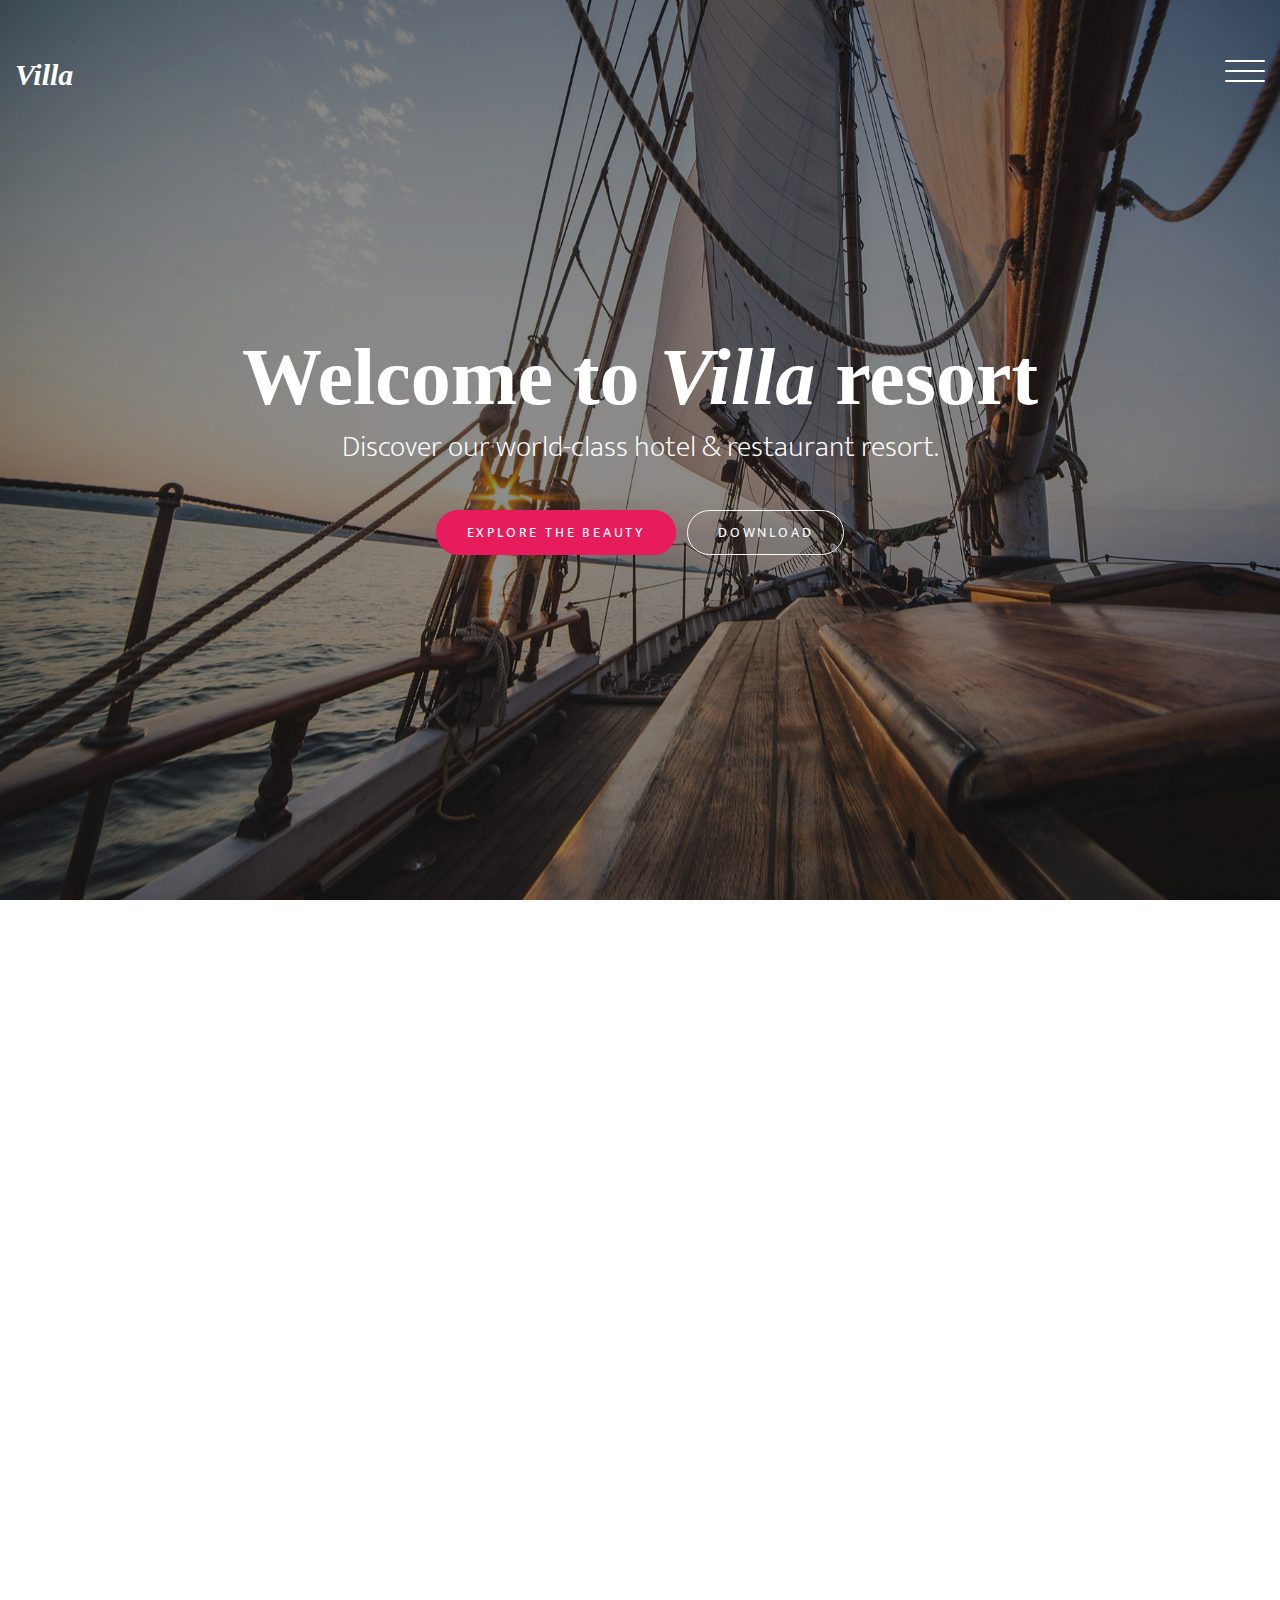
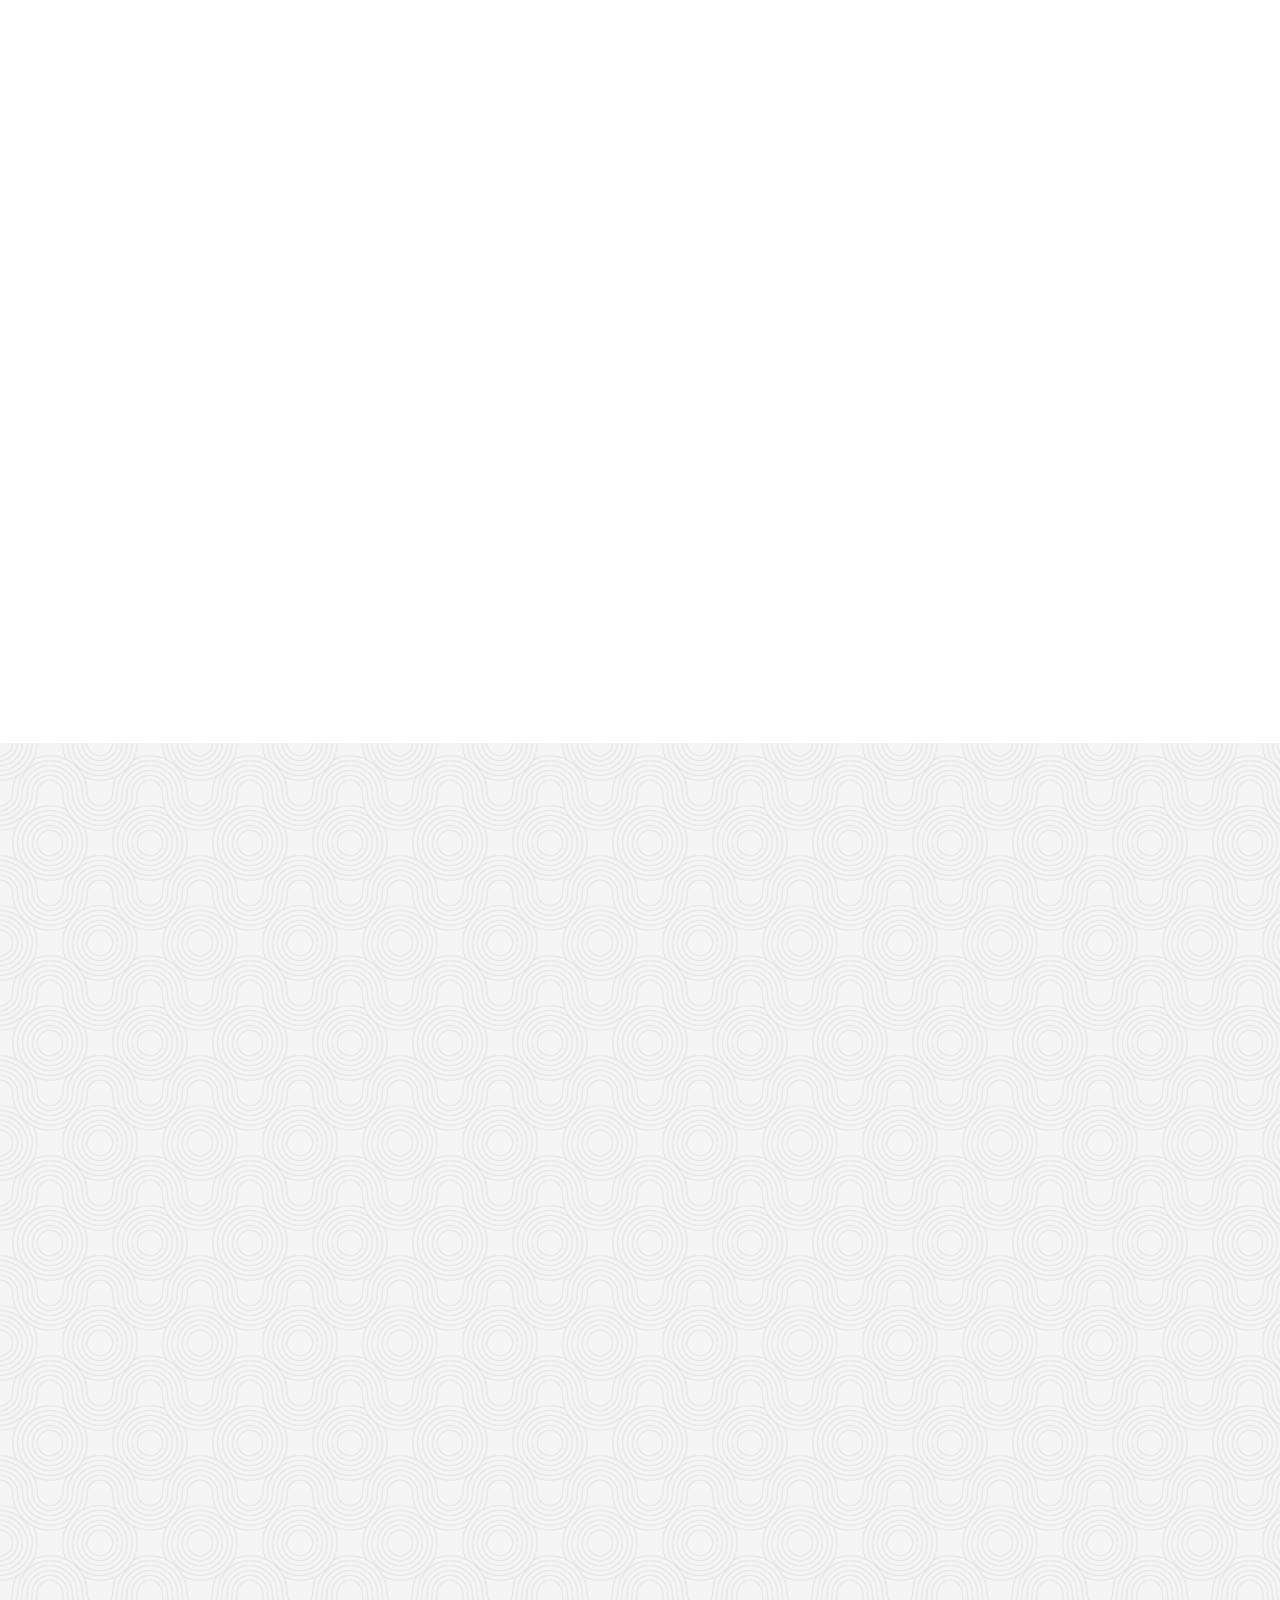
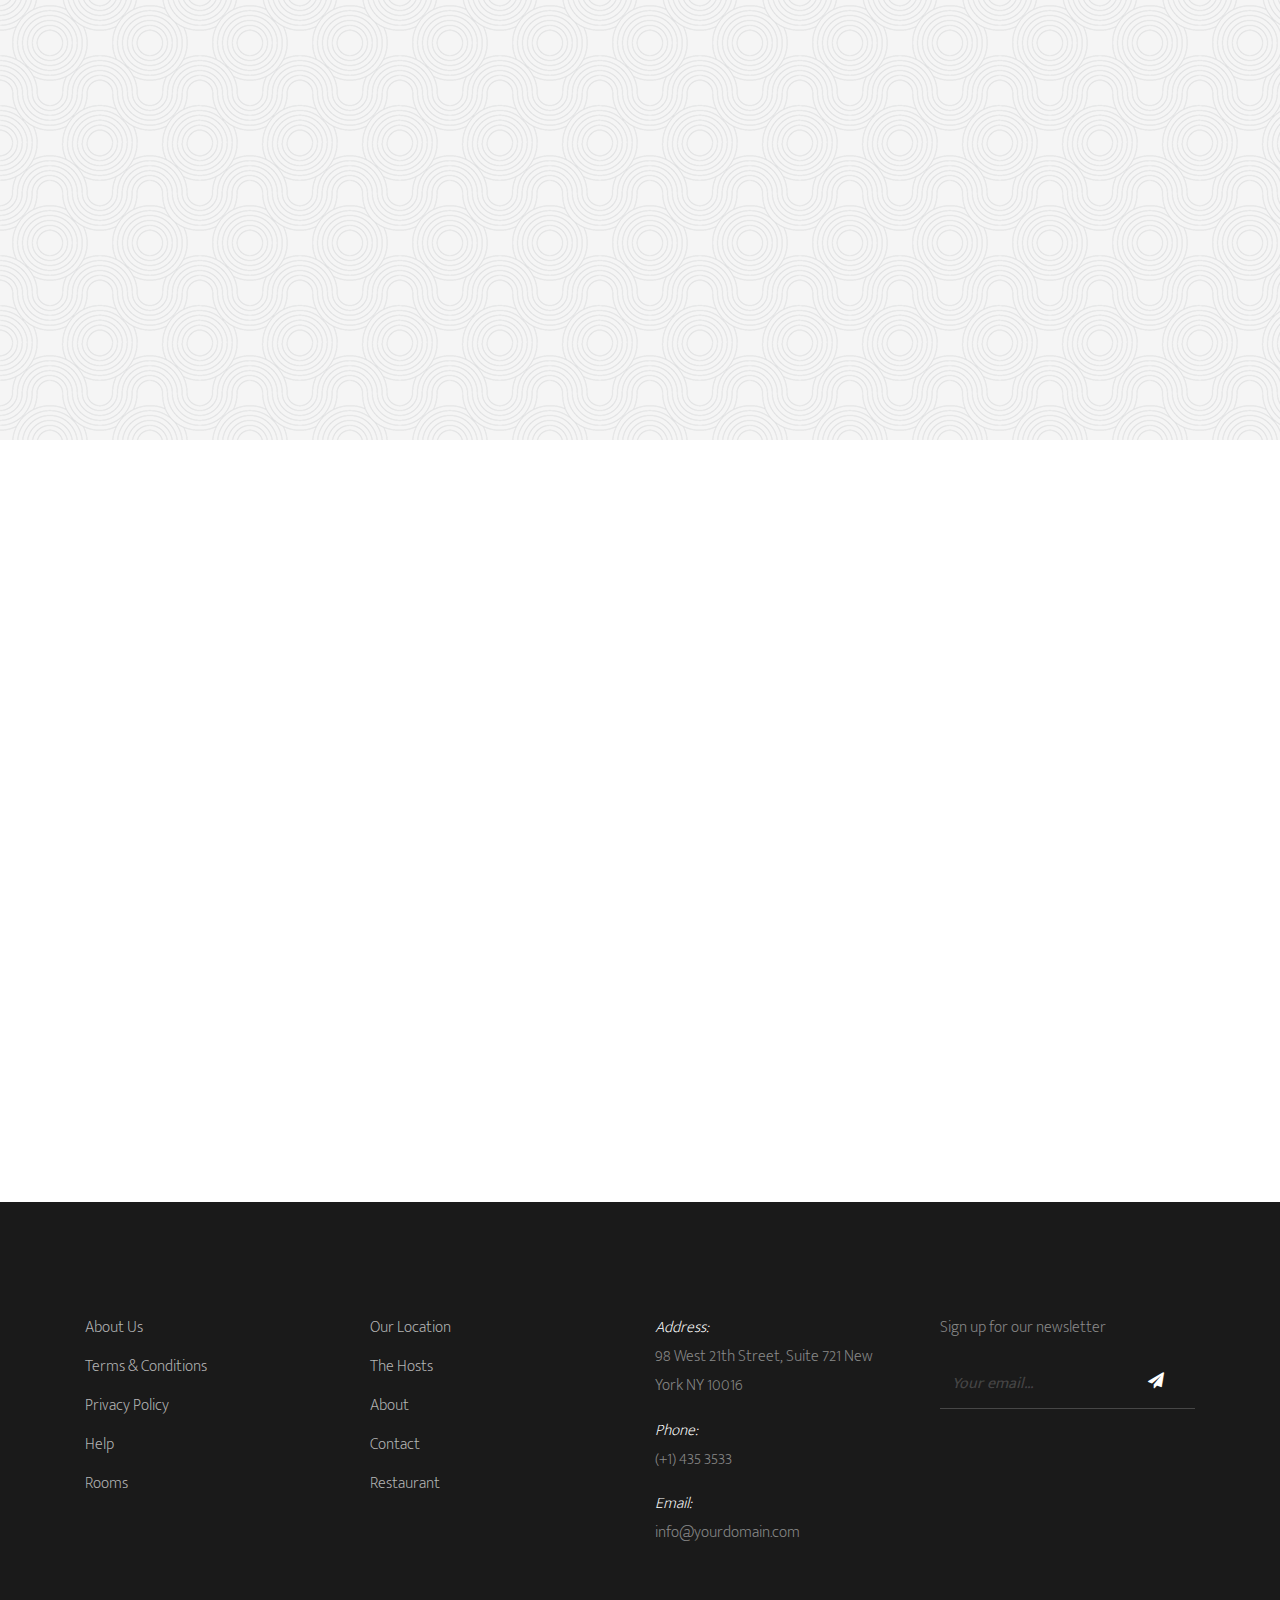
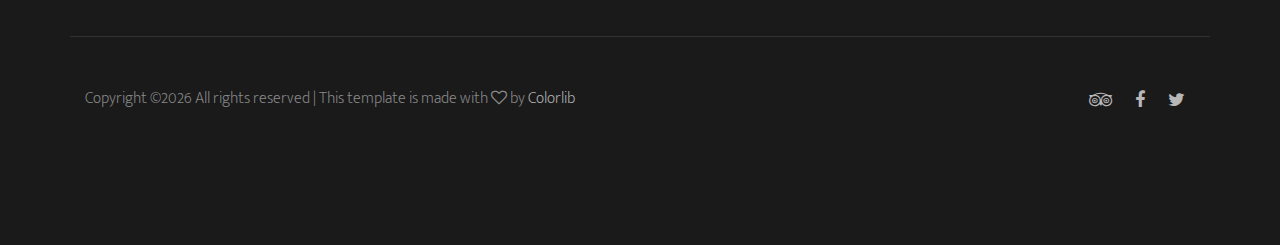
<file: Hotel-Munich/index.html>
<!doctype html>
<html lang="en">
  <head>
    <title>Colorlib Villa</title>
    <meta charset="utf-8">
    <meta name="viewport" content="width=device-width, initial-scale=1, shrink-to-fit=no">

    <link href="https://fonts.googleapis.com/css?family=Mukta+Mahee:200,300,400|Playfair+Display:400,700" rel="stylesheet">

    <link rel="stylesheet" href="css/bootstrap.css">
    <link rel="stylesheet" href="css/animate.css">
    <link rel="stylesheet" href="css/owl.carousel.min.css">
    <link rel="stylesheet" href="css/aos.css">
    
    <link rel="stylesheet" href="fonts/ionicons/css/ionicons.min.css">
    <link rel="stylesheet" href="fonts/fontawesome/css/font-awesome.min.css">

    <!-- Theme Style -->
    <link rel="stylesheet" href="css/style.css">
  </head>
  <body>
    
    <header class="site-header">
      <div class="container-fluid">
        <div class="row">
          <div class="col-4 site-logo" data-aos="fade"><a href="index.html"><em>Villa</em></a></div>
          <div class="col-8">


            <div class="site-menu-toggle js-site-menu-toggle"  data-aos="fade">
              <span></span>
              <span></span>
              <span></span>
            </div>
            <!-- END menu-toggle -->

            <div class="site-navbar js-site-navbar">
              <nav role="navigation">
                <div class="container">
                  <div class="row full-height align-items-center">
                    <div class="col-md-6">
                      <ul class="list-unstyled menu">
                        <li class="active"><a href="index.html">Home</a></li>
                        <li><a href="hotel.html">Hotel</a></li>
                        <li><a href="about.html">About</a></li>
                        <li><a href="blog.html">Blog</a></li>
                        <li><a href="contact.html">Contact</a></li>
                      </ul>
                    </div>
                    <div class="col-md-6 extra-info">
                      <div class="row">
                        <div class="col-md-6 mb-5">
                          <h3>Contact Info</h3>
                          <p>98 West 21th Street, Suite 721 <br> New York NY 10016</p>
                          <p>info@yourdomain.com</p>
                          <p>(+1) 435 3533</p>
                          
                        </div>
                        <div class="col-md-6">
                          <h3>Connect With Us</h3>
                          <ul class="list-unstyled">
                            <li><a href="#">Twitter</a></li>
                            <li><a href="#">Facebook</a></li>
                            <li><a href="#">Instagram</a></li>
                          </ul>
                        </div>
                      </div>
                    </div>
                  </div>
                </div>
              </nav>
            </div>
          </div>
        </div>
      </div>
    </header>
    <!-- END head -->

    <section class="site-hero overlay" style="background-image: url(img/hero_1.jpg)">
      <div class="container">
        <div class="row site-hero-inner justify-content-center align-items-center">
          <div class="col-md-10 text-center">
            <h1 class="heading" data-aos="fade-up">Welcome to <em>Villa</em> resort</h1>
            <p class="sub-heading mb-5" data-aos="fade-up" data-aos-delay="100">Discover our world-class hotel &amp; restaurant resort.</p>
            <p data-aos="fade-up" data-aos-delay="100"><a href="#" class="btn uppercase btn-primary mr-md-2 mr-0 mb-3 d-sm-inline d-block">Explore The Beauty</a> <a href="#" class="btn uppercase btn-outline-light d-sm-inline d-block">Download</a></p>
          </div>
        </div>
        <!-- <a href="#" class="scroll-down">Scroll Down</a> -->
      </div>
    </section>
    <!-- END section -->

    <section class="section visit-section">
      <div class="container">
        <div class="row">
          <div class="col-md-12">
            <h2 class="heading" data-aos="fade-right">You Can Visit</h2>
          </div>
        </div>
        <div class="row">
          <div class="col-lg-3 col-md-6 visit mb-3" data-aos="fade-right">
            <a href="restaurant.html"><img src="img/img_1.jpg" alt="Image placeholder" class="img-fluid"> </a>
            <h3><a href="restaurant.html">Food &amp; Wines</a></h3>
            <div class="reviews-star float-left">
              <span class="ion-android-star"></span>
              <span class="ion-android-star"></span>
              <span class="ion-android-star"></span>
              <span class="ion-android-star-half"></span>
              <span class="ion-android-star-outline"></span>
            </div>
            <span class="reviews-count float-right">
              3,239 reviews
            </span>
          </div>
          <div class="col-lg-3 col-md-6 visit mb-3" data-aos="fade-right" data-aos-delay="100">
            <a href="restaurant.html"><img src="img/img_2.jpg" alt="Image placeholder" class="img-fluid"> </a>
            <h3><a href="restaurant.html">Resort &amp; Spa</a></h3>
            <div class="reviews-star float-left">
              <span class="ion-android-star"></span>
              <span class="ion-android-star"></span>
              <span class="ion-android-star"></span>
              <span class="ion-android-star-half"></span>
              <span class="ion-android-star-outline"></span>
            </div>
            <span class="reviews-count float-right">
              4,921 reviews
            </span>
          </div>
          <div class="col-lg-3 col-md-6 visit mb-3" data-aos="fade-right" data-aos-delay="200">
            <a href="hotel.html"><img src="img/img_4.jpg" alt="Image placeholder" class="img-fluid"> </a>
            <h3><a href="hotel.html">Hotel Rooms</a></h3>
            <div class="reviews-star float-left">
              <span class="ion-android-star"></span>
              <span class="ion-android-star"></span>
              <span class="ion-android-star"></span>
              <span class="ion-android-star"></span>
              <span class="ion-android-star-outline"></span>
            </div>
            <span class="reviews-count float-right">
              2,112 reviews
            </span>
          </div>
          <div class="col-lg-3 col-md-6 visit mb-3" data-aos="fade-right" data-aos-delay="300">
            <a href="yacht.html"><img src="img/img_5.jpg" alt="Image placeholder" class="img-fluid"> </a>
            <h3><a href="yacht.html">Yacht Club</a></h3>
            <div class="reviews-star float-left">
              <span class="ion-android-star"></span>
              <span class="ion-android-star"></span>
              <span class="ion-android-star"></span>
              <span class="ion-android-star"></span>
              <span class="ion-android-star-outline"></span>
            </div>
            <span class="reviews-count float-right">
              6,421 reviews
            </span>
          </div>
        </div>
      </div>
    </section>
    <!-- END section -->

    <section class="section slider-section">
      <div class="container">
        <div class="row justify-content-center text-center mb-5">
          <div class="col-md-8">
            <h2 class="heading" data-aos="fade-up">A gorgeous place to enjoy your life.</h2>
            <p class="lead" data-aos="fade-up" data-aos-delay="100">Lorem ipsum dolor sit amet, consectetur adipisicing elit. In dolor, iusto doloremque quo odio repudiandae sunt eveniet? Enim facilis laborum voluptate id porro, culpa maiores quis, blanditiis laboriosam alias. Sed.</p>
          </div>
        </div>
        <div class="row">
          <div class="col-md-12">
            <div class="home-slider major-caousel owl-carousel mb-5" data-aos="fade-up" data-aos-delay="200">
              <div class="slider-item">
                <img src="img/slider-1.jpg" alt="Image placeholder" class="img-fluid">
              </div>
              <div class="slider-item">
                <img src="img/slider-2.jpg" alt="Image placeholder" class="img-fluid">
              </div>
              <div class="slider-item">
                <img src="img/slider-3.jpg" alt="Image placeholder" class="img-fluid">
              </div>
              <div class="slider-item">
                <img src="img/slider-4.jpg" alt="Image placeholder" class="img-fluid">
              </div>
              <div class="slider-item">
                <img src="img/slider-5.jpg" alt="Image placeholder" class="img-fluid">
              </div>
              <div class="slider-item">
                <img src="img/slider-6.jpg" alt="Image placeholder" class="img-fluid">
              </div>
            </div>
            <!-- END slider -->
          </div>

          <div class="col-md-12 text-center"><a href="#" class="">View More Photos</a></div>
        
        </div>
      </div>
    </section>
    <!-- END section -->
    
    <section class="section blog-post-entry bg-pattern">
      <div class="container">
        <div class="row justify-content-center text-center mb-5">
          <div class="col-md-8">
            <h2 class="heading" data-aos="fade-up">Recent Blog Post</h2>
            <p class="lead" data-aos="fade-up">Lorem ipsum dolor sit amet, consectetur adipisicing elit. In dolor, iusto doloremque quo odio repudiandae sunt eveniet? Enim facilis laborum voluptate id porro, culpa maiores quis, blanditiis laboriosam alias. Sed.</p>
          </div>
        </div>
        <div class="row">
          <div class="col-lg-4 col-md-6 col-sm-6 col-12 post" data-aos="fade-up" data-aos-delay="100">

            <div class="media media-custom d-block mb-4">
              <a href="#" class="mb-4 d-block"><img src="img/img_1.jpg" alt="Image placeholder" class="img-fluid"></a>
              <div class="media-body">
                <span class="meta-post">February 26, 2018</span>
                <h2 class="mt-0 mb-3"><a href="#">Five Reasons to Stay at Villa Resort</a></h2>
              </div>
            </div>

          </div>
          <div class="col-lg-4 col-md-6 col-sm-6 col-12 post" data-aos="fade-up" data-aos-delay="200">
            <div class="media media-custom d-block mb-4">
              <a href="#" class="mb-4 d-block"><img src="img/img_2.jpg" alt="Image placeholder" class="img-fluid"></a>
              <div class="media-body">
                <span class="meta-post">February 26, 2018</span>
                <h2 class="mt-0 mb-3"><a href="#">Five Reasons to Stay at Villa Resort</a></h2>
              </div>
            </div>
          </div>
          <div class="col-lg-4 col-md-6 col-sm-6 col-12 post" data-aos="fade-up" data-aos-delay="300">
            <div class="media media-custom d-block mb-4">
              <a href="#" class="mb-4 d-block"><img src="img/img_3.jpg" alt="Image placeholder" class="img-fluid"></a>
              <div class="media-body">
                <span class="meta-post">February 26, 2018</span>
                <h2 class="mt-0 mb-3"><a href="#">Five Reasons to Stay at Villa Resort</a></h2>
              </div>
            </div>
          </div>
        </div>
      </div>
    </section>
    <!-- END section -->
    <section class="section testimonial-section">
      <div class="container">
        <div class="row justify-content-center text-center mb-5">
          <div class="col-md-8">
            <h2 class="heading" data-aos="fade-up">Testimonial</h2>
          </div>
        </div>
        <div class="row">
          <div class="col-md-4" data-aos="fade-up" data-aos-delay="100">
            <div class="testimonial text-center">
              <div class="author-image mb-3">
                <img src="img/person_1.jpg" alt="Image placeholder" class="rounded-circle">
              </div>
              <blockquote>

                <p>&ldquo;Et quidem, impedit eum fugiat excepturi iste aliquid suscipit, tempore, delectus rem soluta voluptatem distinctio sed dolores, magni fugit nemo cum expedita. Totam a accusantium sunt aut autem placeat officia.&rdquo;</p>
              </blockquote>
              <p><em>&mdash; Jean Smith</em></p>
              
            </div>
          </div>
          <!-- END col -->
          <div class="col-md-4" data-aos="fade-up" data-aos-delay="200">
            <div class="testimonial text-center">
              <div class="author-image mb-3">
                <img src="img/person_2.jpg" alt="Image placeholder" class="rounded-circle">
              </div>
              <blockquote>
                <p>&ldquo;Lorem ipsum dolor sit amet, consectetur adipisicing elit. In dolor, iusto doloremque quo odio repudiandae sunt eveniet? Enim facilis laborum voluptate id porro, culpa maiores quis, blanditiis laboriosam alias&rdquo;</p>
              </blockquote>
              <p><em>&mdash; John Doe</em></p>
            </div>
          </div>
          <!-- END col -->

          <div class="col-md-4" data-aos="fade-up" data-aos-delay="300">
            <div class="testimonial text-center">
              <div class="author-image mb-3">
                <img src="img/person_3.jpg" alt="Image placeholder" class="rounded-circle">
              </div>
              <blockquote>

                <p>&ldquo;Nostrum, alias, provident magnam sit blanditiis laboriosam unde quaerat, at ipsam, ratione maiores saepe nisi modi corporis quas! Beatae quam, quod aspernatur debitis nesciunt quasi porro ea iste nobis aliquid perspiciatis nostrum culpa impedit aut, iure blanditiis itaque similique sunt!&rdquo;</p>
              </blockquote>
              <p><em>&mdash; John Doe</em></p>
            </div>
          </div>
          <!-- END col -->
        </div>
      </div>
    </section>
    <footer class="section footer-section">
      <div class="container">
        <div class="row mb-4">
          <div class="col-md-3 mb-5">
            <ul class="list-unstyled link">
              <li><a href="#">About Us</a></li>
              <li><a href="#">Terms &amp; Conditions</a></li>
              <li><a href="#">Privacy Policy</a></li>
              <li><a href="#">Help</a></li>
             <li><a href="#">Rooms</a></li>
            </ul>
          </div>
          <div class="col-md-3 mb-5">
            <ul class="list-unstyled link">
              <li><a href="#">Our Location</a></li>
              <li><a href="#">The Hosts</a></li>
              <li><a href="#">About</a></li>
              <li><a href="#">Contact</a></li>
              <li><a href="#">Restaurant</a></li>
            </ul>
          </div>
          <div class="col-md-3 mb-5 pr-md-5 contact-info">
            <p><span class="d-block">Address:</span> <span> 98 West 21th Street, Suite 721 New York NY 10016</span></p>
            <p><span class="d-block">Phone:</span> <span> (+1) 435 3533</span></p>
            <p><span class="d-block">Email:</span> <span> info@yourdomain.com</span></p>
          </div>
          <div class="col-md-3 mb-5">
            <p>Sign up for our newsletter</p>
            <form action="#" class="footer-newsletter">
              <div class="form-group">
                <input type="email" class="form-control" placeholder="Your email...">
                <button type="submit" class="btn"><span class="fa fa-paper-plane"></span></button>
              </div>
            </form>
          </div>
        </div>
        <div class="row bordertop pt-5">
          <p class="col-md-6 text-left"><!-- Link back to Colorlib can't be removed. Template is licensed under CC BY 3.0. -->
Copyright &copy;<script>document.write(new Date().getFullYear());</script> All rights reserved | This template is made with <i class="fa fa-heart-o" aria-hidden="true"></i> by <a href="https://colorlib.com" target="_blank">Colorlib</a>
<!-- Link back to Colorlib can't be removed. Template is licensed under CC BY 3.0. --></p>
            
          <p class="col-md-6 text-right social">
            <a href="#"><span class="fa fa-tripadvisor"></span></a>
            <a href="#"><span class="fa fa-facebook"></span></a>
            <a href="#"><span class="fa fa-twitter"></span></a>
          </p>
        </div>
      </div>
    </footer>
    
    <script src="js/jquery-3.2.1.min.js"></script>
    <script src="js/popper.min.js"></script>
    <script src="js/bootstrap.min.js"></script>
    <script src="js/owl.carousel.min.js"></script>
    <!-- <script src="js/jquery.waypoints.min.js"></script> -->
    <script src="js/aos.js"></script>
    <script src="js/main.js"></script>
  </body>
</html>
</file>
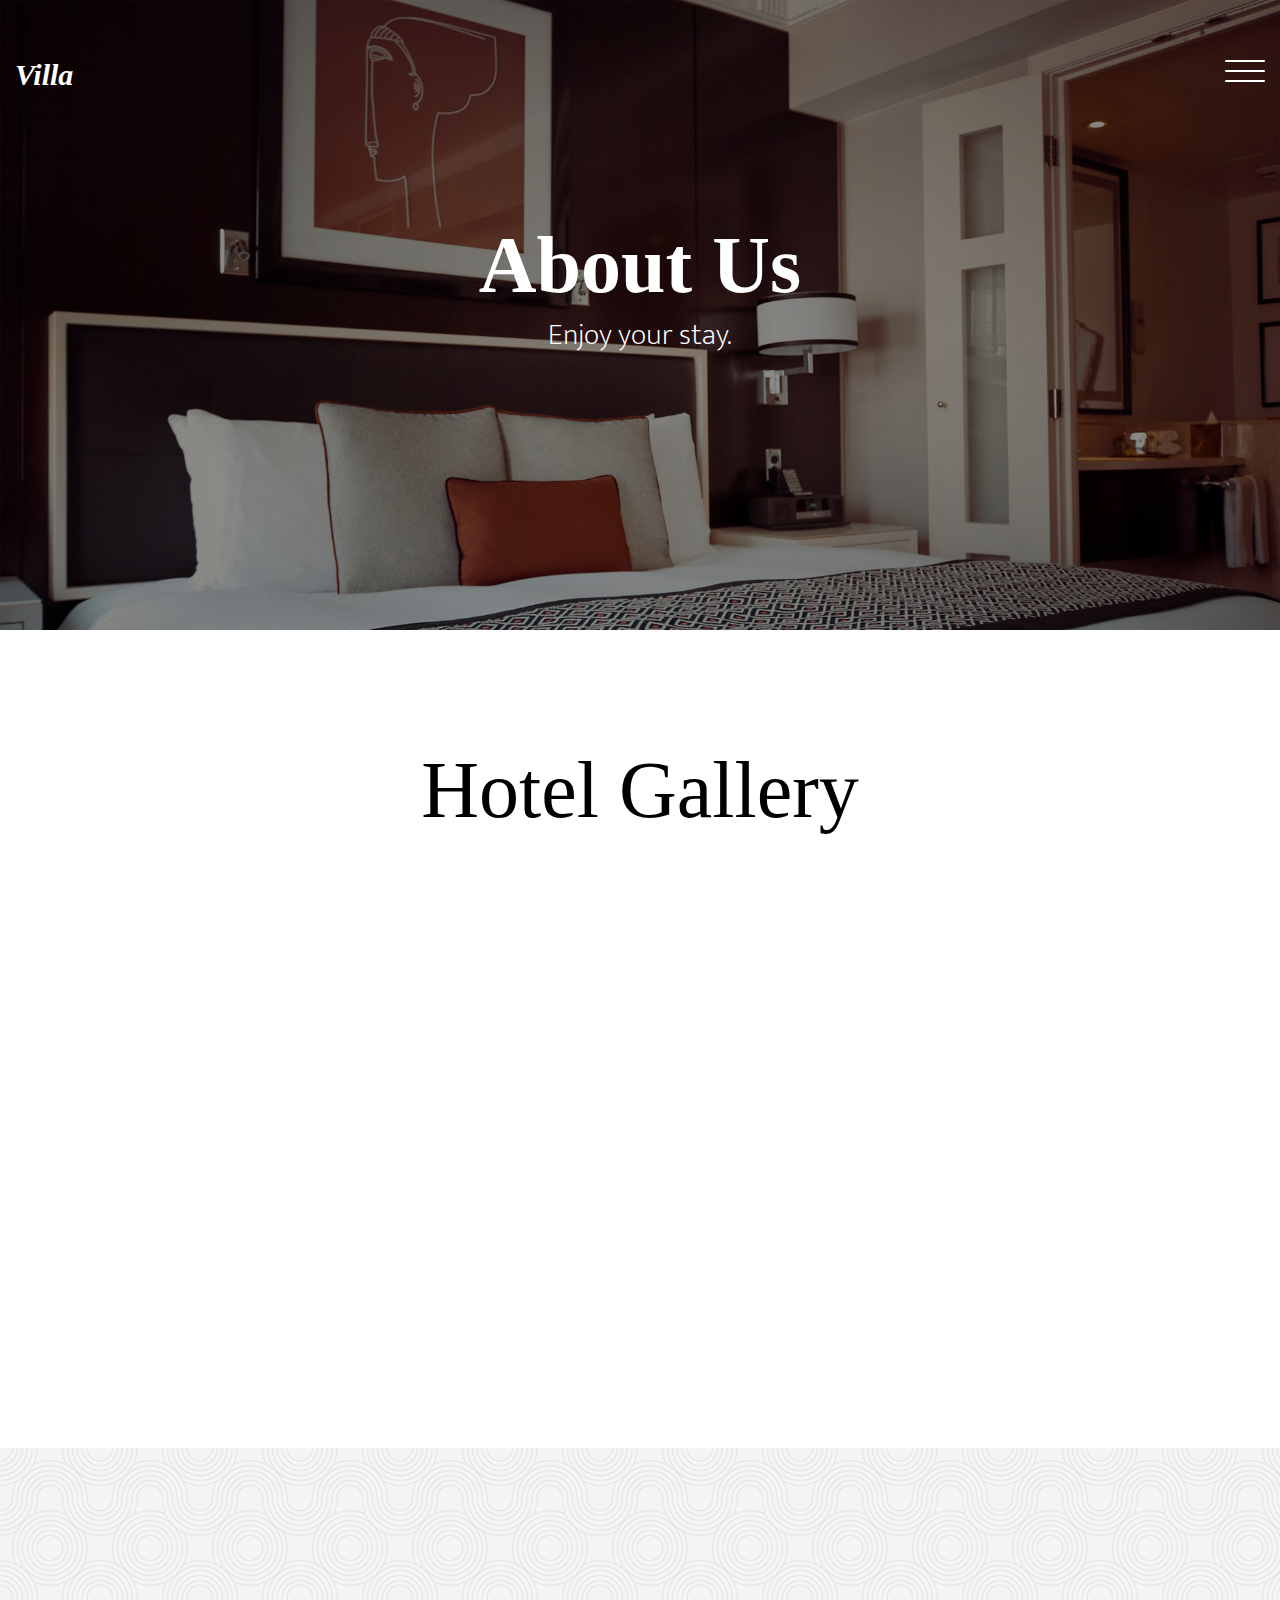
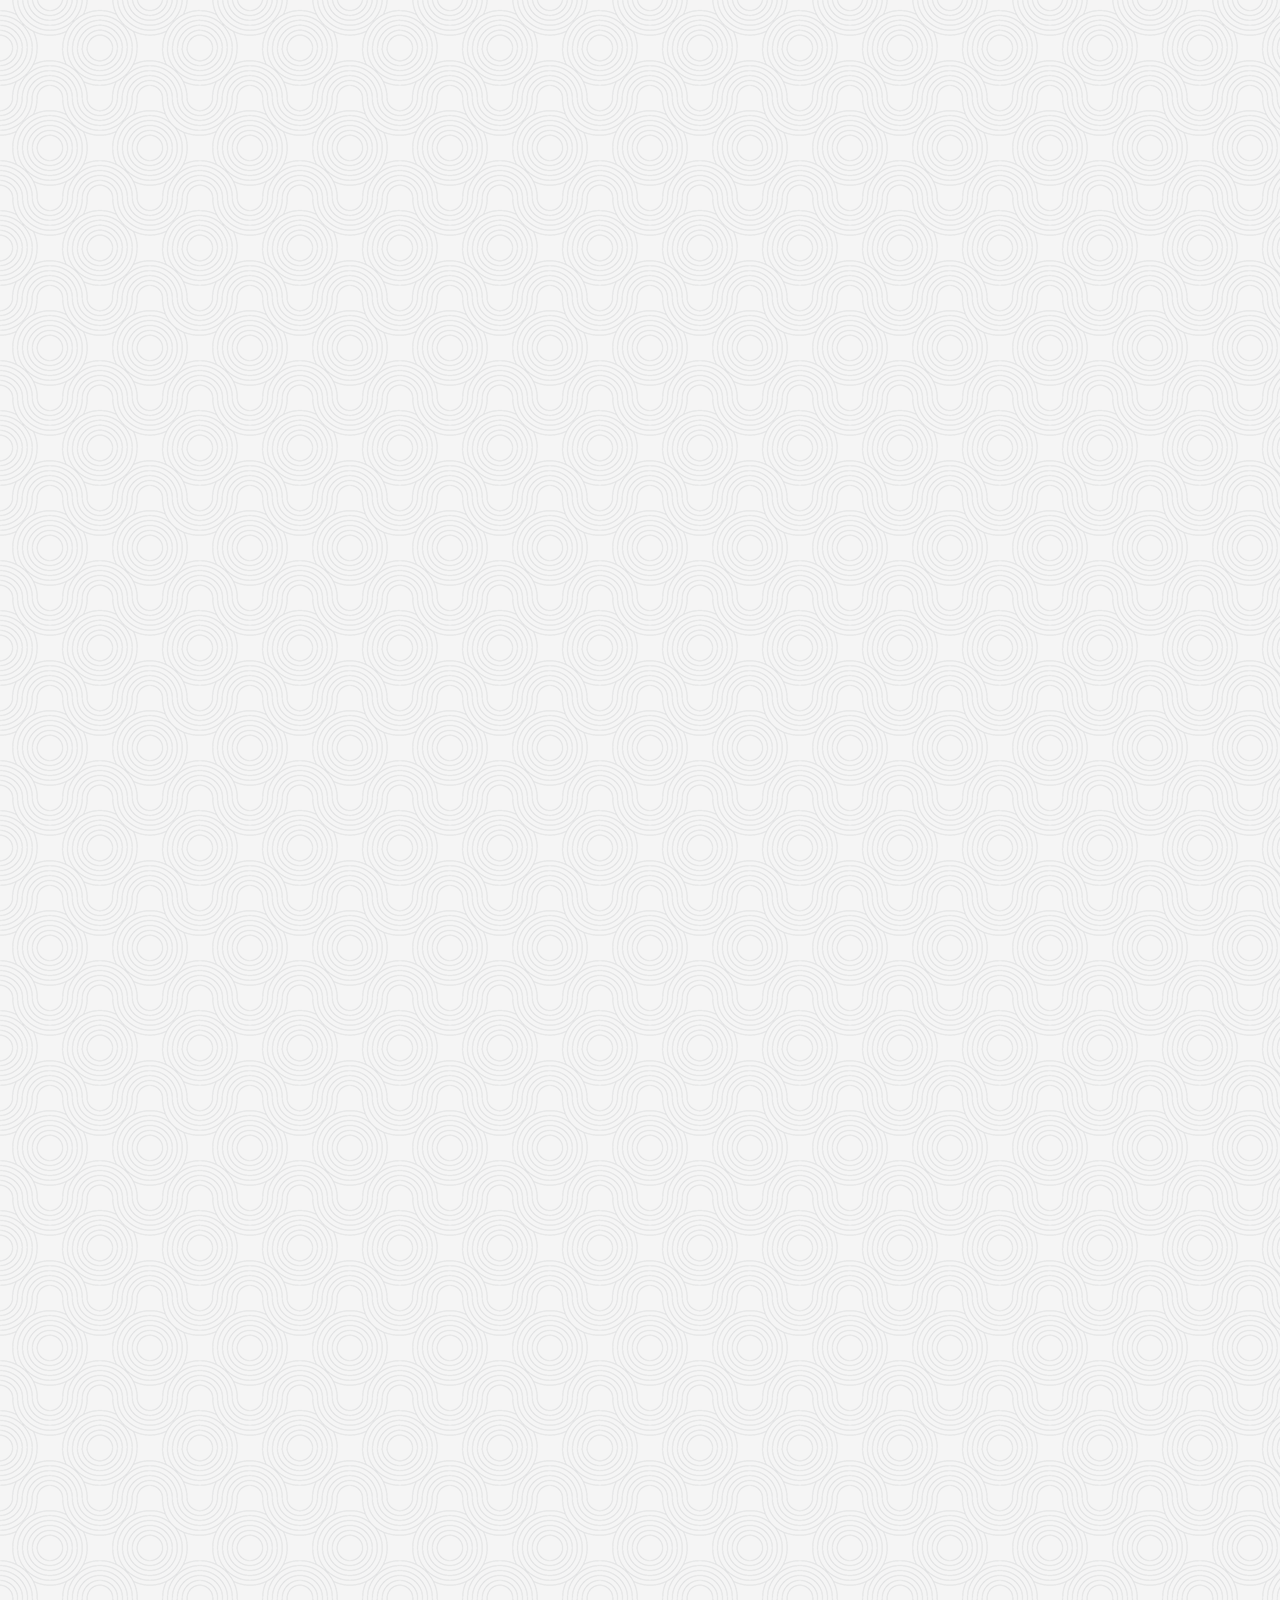
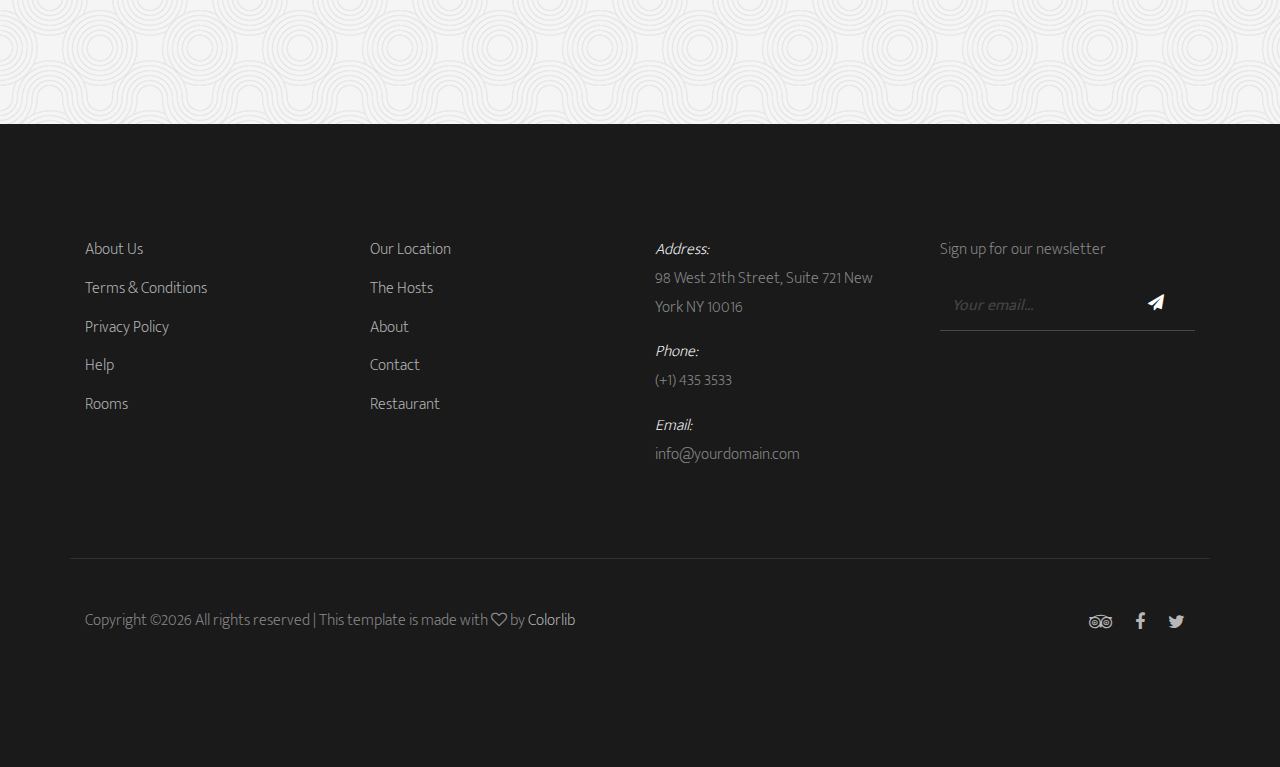
<file: Hotel-Munich/about.html>
<!doctype html>
<html lang="en">
  <head>
    <title>Colorlib Villa</title>
    <meta charset="utf-8">
    <meta name="viewport" content="width=device-width, initial-scale=1, shrink-to-fit=no">

    <link href="https://fonts.googleapis.com/css?family=Mukta+Mahee:200,300,400|Playfair+Display:400,700" rel="stylesheet">

    <link rel="stylesheet" href="css/bootstrap.css">
    <link rel="stylesheet" href="css/animate.css">
    <link rel="stylesheet" href="css/owl.carousel.min.css">
    <link rel="stylesheet" href="css/aos.css">
    
    <link rel="stylesheet" href="fonts/ionicons/css/ionicons.min.css">
    <link rel="stylesheet" href="fonts/fontawesome/css/font-awesome.min.css">

    <!-- Theme Style -->
    <link rel="stylesheet" href="css/style.css">
  </head>
  <body>
    
    <header class="site-header">
      <div class="container-fluid">
        <div class="row">
          <div class="col-4 site-logo" data-aos="fade"><a href="index.html"><em>Villa</em></a></div>
          <div class="col-8">


            <div class="site-menu-toggle js-site-menu-toggle"  data-aos="fade">
              <span></span>
              <span></span>
              <span></span>
            </div>
            <!-- END menu-toggle -->

            <div class="site-navbar js-site-navbar">
              <nav role="navigation">
                <div class="container">
                  <div class="row full-height align-items-center">
                    <div class="col-md-6">
                      <ul class="list-unstyled menu">
                        <li><a href="index.html">Home</a></li>
                        <li><a href="hotel.html">Hotel</a></li>
                        <li class="active"><a href="about.html">About</a></li>
                        <li><a href="blog.html">Blog</a></li>
                        <li><a href="contact.html">Contact</a></li>
                      </ul>
                    </div>
                    <div class="col-md-6 extra-info">
                      <div class="row">
                        <div class="col-md-6 mb-5">
                          <h3>Contact Info</h3>
                          <p>98 West 21th Street, Suite 721 <br> New York NY 10016</p>
                          <p>info@yourdomain.com</p>
                          <p>(+1) 435 3533</p>
                          
                        </div>
                        <div class="col-md-6">
                          <h3>Connect With Us</h3>
                          <ul class="list-unstyled">
                            <li><a href="#">Twitter</a></li>
                            <li><a href="#">Facebook</a></li>
                            <li><a href="#">Instagram</a></li>
                          </ul>
                        </div>
                      </div>
                    </div>
                  </div>
                </div>
              </nav>
            </div>
          </div>
        </div>
      </div>
    </header>
    <!-- END head -->

    <section class="site-hero overlay page-inside" style="background-image: url(img/hero_2.jpg)">
      <div class="container">
        <div class="row site-hero-inner justify-content-center align-items-center">
          <div class="col-md-10 text-center">
            <h1 class="heading" data-aos="fade-up">About Us</h1>
            <p class="sub-heading mb-5" data-aos="fade-up" data-aos-delay="100">Enjoy your stay.</p>
          </div>
        </div>
        <!-- <a href="#" class="scroll-down">Scroll Down</a> -->
      </div>
    </section>
    <!-- END section -->

    

    <section class="section slider-section">
      <div class="container">
        <div class="row justify-content-center text-center mb-5">
          <div class="col-md-8">
            <h2 class="heading" data-aos="fade-up">Hotel Gallery</h2>
            <p class="lead" data-aos="fade-up" data-aos-delay="100">Lorem ipsum dolor sit amet, consectetur adipisicing elit. In dolor, iusto doloremque quo odio repudiandae sunt eveniet? Enim facilis laborum voluptate id porro, culpa maiores quis, blanditiis laboriosam alias. Sed.</p>
          </div>
        </div>
        <div class="row">
          <div class="col-md-12">
            <div class="home-slider major-caousel owl-carousel mb-5" data-aos="fade-up" data-aos-delay="200">
              <div class="slider-item">
                <img src="img/slider-1.jpg" alt="Image placeholder" class="img-fluid">
              </div>
              <div class="slider-item">
                <img src="img/slider-2.jpg" alt="Image placeholder" class="img-fluid">
              </div>
              <div class="slider-item">
                <img src="img/slider-3.jpg" alt="Image placeholder" class="img-fluid">
              </div>
              <div class="slider-item">
                <img src="img/slider-4.jpg" alt="Image placeholder" class="img-fluid">
              </div>
              <div class="slider-item">
                <img src="img/slider-5.jpg" alt="Image placeholder" class="img-fluid">
              </div>
              <div class="slider-item">
                <img src="img/slider-6.jpg" alt="Image placeholder" class="img-fluid">
              </div>
            </div>
            <!-- END slider -->
          </div>

          <div class="col-md-12 text-center"><a href="#" class="">View More Photos</a></div>
        
        </div>
      </div>
    </section>
    <!-- END section -->
    
    <section class="section blog-post-entry bg-pattern">
      <div class="container">
        <div class="row justify-content-center text-center mb-5">
          <div class="col-md-8">
            <h2 class="heading" data-aos="fade-up">Leadership</h2>
            <p class="lead" data-aos="fade-up">Lorem ipsum dolor sit amet, consectetur adipisicing elit. In dolor, iusto doloremque quo odio repudiandae sunt eveniet? Enim facilis laborum voluptate id porro, culpa maiores quis, blanditiis laboriosam alias. Sed.</p>
          </div>
        </div>
        <div class="row">
          <div class="col-lg-4 col-md-6 col-sm-6 col-12 post" data-aos="fade-up" data-aos-delay="100">

            <div class="media media-custom d-block mb-4">
              <a href="#" class="mb-4 d-block"><img src="img/person_3.jpg" alt="Image placeholder" class="img-fluid"></a>
              <div class="media-body">
                <span class="meta-post">CEO, Co-Founder</span>
                <h2 class="mt-0 mb-3"><a href="#">Vince Richardson</a></h2>
              </div>
            </div>

          </div>
          <div class="col-lg-4 col-md-6 col-sm-6 col-12 post" data-aos="fade-up" data-aos-delay="200">
            <div class="media media-custom d-block mb-4">
              <a href="#" class="mb-4 d-block"><img src="img/person_1.jpg" alt="Image placeholder" class="img-fluid"></a>
              <div class="media-body">
                <span class="meta-post">CTO, Co-Founder</span>
                <h2 class="mt-0 mb-3"><a href="#">Jean Love</a></h2>
              </div>
            </div>
          </div>
          <div class="col-lg-4 col-md-6 col-sm-6 col-12 post" data-aos="fade-up" data-aos-delay="300">
            <div class="media media-custom d-block mb-4">
              <a href="#" class="mb-4 d-block"><img src="img/person_2.jpg" alt="Image placeholder" class="img-fluid"></a>
              <div class="media-body">
                <span class="meta-post">Marketer, Co-Founder</span>
                <h2 class="mt-0 mb-3"><a href="#">Jeff Stark</a></h2>
              </div>
            </div>
          </div>

          <div class="col-lg-4 col-md-6 col-sm-6 col-12 post" data-aos="fade-up" data-aos-delay="100">

            <div class="media media-custom d-block mb-4">
              <a href="#" class="mb-4 d-block"><img src="img/person_3.jpg" alt="Image placeholder" class="img-fluid"></a>
              <div class="media-body">
                <span class="meta-post">CEO, Co-Founder</span>
                <h2 class="mt-0 mb-3"><a href="#">Vince Richardson</a></h2>
              </div>
            </div>

          </div>
          <div class="col-lg-4 col-md-6 col-sm-6 col-12 post" data-aos="fade-up" data-aos-delay="200">
            <div class="media media-custom d-block mb-4">
              <a href="#" class="mb-4 d-block"><img src="img/person_1.jpg" alt="Image placeholder" class="img-fluid"></a>
              <div class="media-body">
                <span class="meta-post">CTO, Co-Founder</span>
                <h2 class="mt-0 mb-3"><a href="#">Jean Love</a></h2>
              </div>
            </div>
          </div>
          <div class="col-lg-4 col-md-6 col-sm-6 col-12 post" data-aos="fade-up" data-aos-delay="300">
            <div class="media media-custom d-block mb-4">
              <a href="#" class="mb-4 d-block"><img src="img/person_2.jpg" alt="Image placeholder" class="img-fluid"></a>
              <div class="media-body">
                <span class="meta-post">Marketer, Co-Founder</span>
                <h2 class="mt-0 mb-3"><a href="#">Jeff Stark</a></h2>
              </div>
            </div>
          </div>
        </div>
      </div>
    </section>
    <footer class="section footer-section">
      <div class="container">
        <div class="row mb-4">
          <div class="col-md-3 mb-5">
            <ul class="list-unstyled link">
              <li><a href="#">About Us</a></li>
              <li><a href="#">Terms &amp; Conditions</a></li>
              <li><a href="#">Privacy Policy</a></li>
              <li><a href="#">Help</a></li>
             <li><a href="#">Rooms</a></li>
            </ul>
          </div>
          <div class="col-md-3 mb-5">
            <ul class="list-unstyled link">
              <li><a href="#">Our Location</a></li>
              <li><a href="#">The Hosts</a></li>
              <li><a href="#">About</a></li>
              <li><a href="#">Contact</a></li>
              <li><a href="#">Restaurant</a></li>
            </ul>
          </div>
          <div class="col-md-3 mb-5 pr-md-5 contact-info">
            <p><span class="d-block">Address:</span> <span> 98 West 21th Street, Suite 721 New York NY 10016</span></p>
            <p><span class="d-block">Phone:</span> <span> (+1) 435 3533</span></p>
            <p><span class="d-block">Email:</span> <span> info@yourdomain.com</span></p>
          </div>
          <div class="col-md-3 mb-5">
            <p>Sign up for our newsletter</p>
            <form action="#" class="footer-newsletter">
              <div class="form-group">
                <input type="email" class="form-control" placeholder="Your email...">
                <button type="submit" class="btn"><span class="fa fa-paper-plane"></span></button>
              </div>
            </form>
          </div>
        </div>
        <div class="row bordertop pt-5">
          <p class="col-md-6 text-left"><!-- Link back to Colorlib can't be removed. Template is licensed under CC BY 3.0. -->
Copyright &copy;<script>document.write(new Date().getFullYear());</script> All rights reserved | This template is made with <i class="fa fa-heart-o" aria-hidden="true"></i> by <a href="https://colorlib.com" target="_blank">Colorlib</a>
<!-- Link back to Colorlib can't be removed. Template is licensed under CC BY 3.0. --></p>
            
          <p class="col-md-6 text-right social">
            <a href="#"><span class="fa fa-tripadvisor"></span></a>
            <a href="#"><span class="fa fa-facebook"></span></a>
            <a href="#"><span class="fa fa-twitter"></span></a>
          </p>
        </div>
      </div>
    </footer>
    
    <script src="js/jquery-3.2.1.min.js"></script>
    <script src="js/popper.min.js"></script>
    <script src="js/bootstrap.min.js"></script>
    <script src="js/owl.carousel.min.js"></script>
    <script src="js/jquery.waypoints.min.js"></script>
    <script src="js/aos.js"></script>
    <script src="js/main.js"></script>
  </body>
</html>
</file>
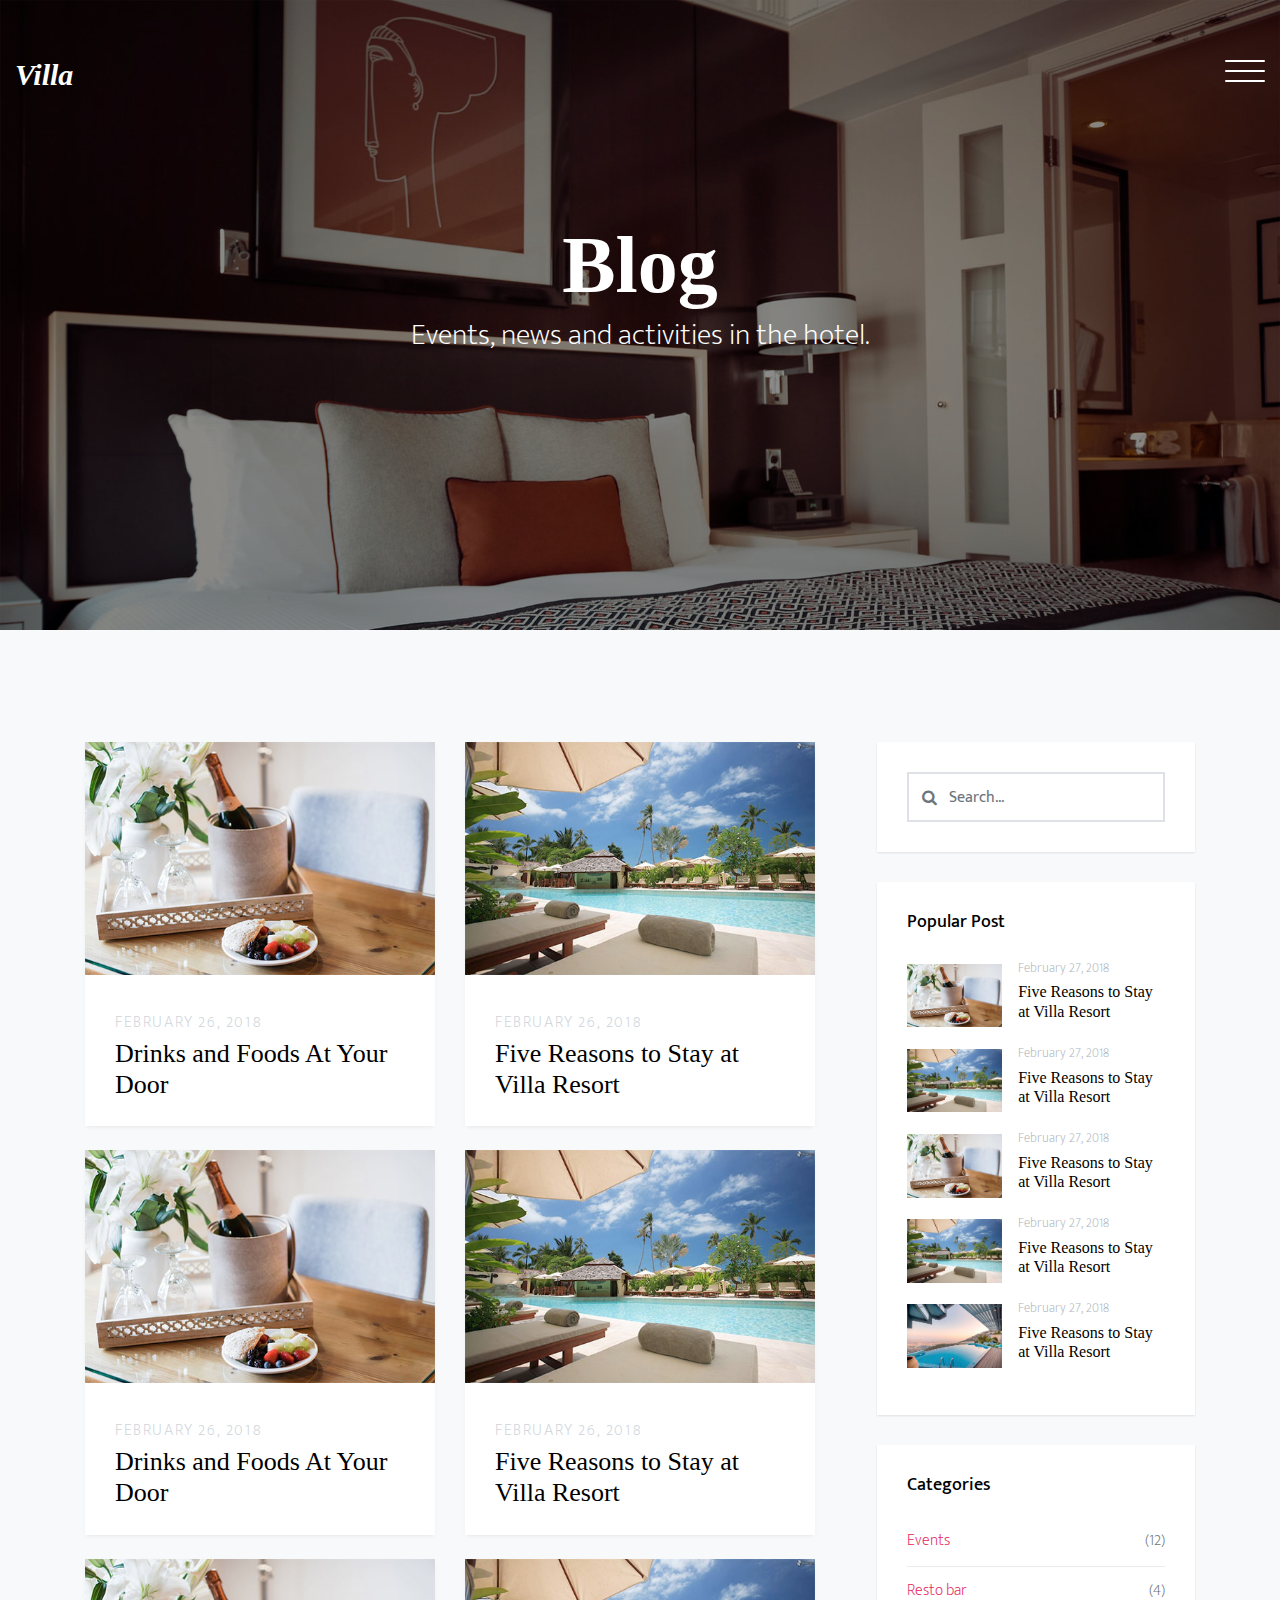
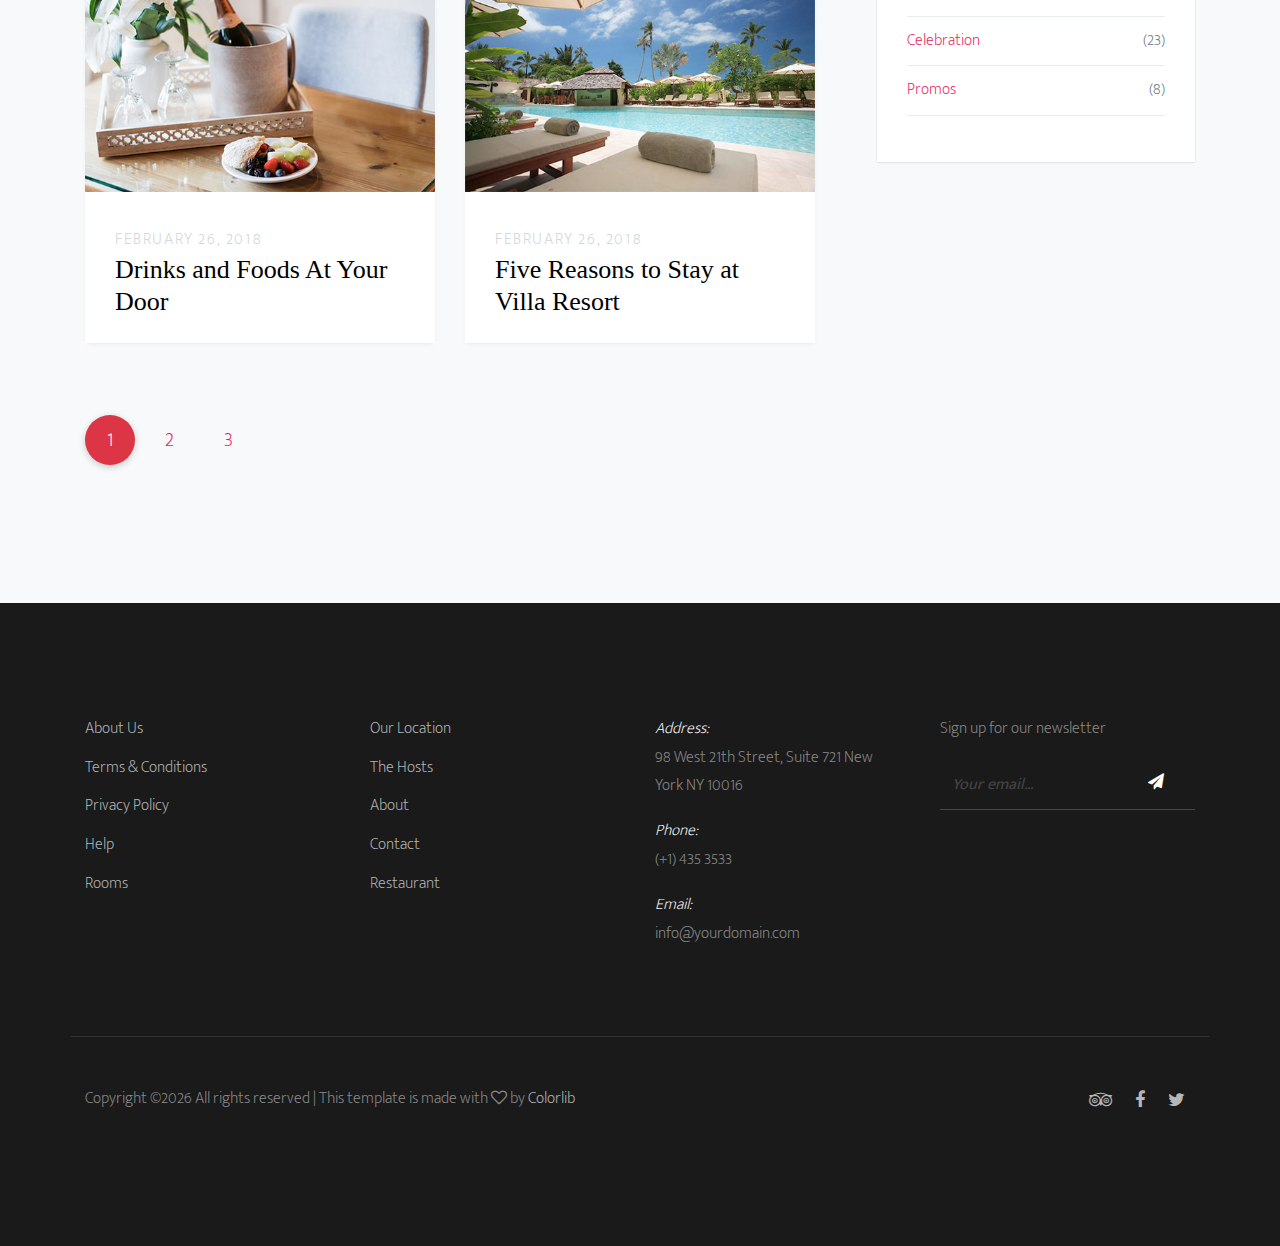
<file: Hotel-Munich/blog.html>
<!doctype html>
<html lang="en">
  <head>
    <title>Colorlib Villa</title>
    <meta charset="utf-8">
    <meta name="viewport" content="width=device-width, initial-scale=1, shrink-to-fit=no">

    <link href="https://fonts.googleapis.com/css?family=Mukta+Mahee:200,300,400|Playfair+Display:400,700" rel="stylesheet">

    <link rel="stylesheet" href="css/bootstrap.css">
    <link rel="stylesheet" href="css/animate.css">
    <link rel="stylesheet" href="css/owl.carousel.min.css">
    <link rel="stylesheet" href="css/aos.css">
    
    <link rel="stylesheet" href="fonts/ionicons/css/ionicons.min.css">
    <link rel="stylesheet" href="fonts/fontawesome/css/font-awesome.min.css">

    <!-- Theme Style -->
    <link rel="stylesheet" href="css/style.css">
  </head>
  <body>
    
    <header class="site-header">
      <div class="container-fluid">
        <div class="row">
          <div class="col-4 site-logo" data-aos="fade"><a href="index.html"><em>Villa</em></a></div>
          <div class="col-8">


            <div class="site-menu-toggle js-site-menu-toggle"  data-aos="fade">
              <span></span>
              <span></span>
              <span></span>
            </div>
            <!-- END menu-toggle -->

            <div class="site-navbar js-site-navbar">
              <nav role="navigation">
                <div class="container">
                  <div class="row full-height align-items-center">
                    <div class="col-md-6">
                      <ul class="list-unstyled menu">
                        <li><a href="index.html">Home</a></li>
                        <li><a href="hotel.html">Hotel</a></li>
                        <li><a href="about.html">About</a></li>
                        <li class="active"><a href="blog.html">Blog</a></li>
                        <li><a href="contact.html">Contact</a></li>
                      </ul>
                    </div>
                    <div class="col-md-6 extra-info">
                      <div class="row">
                        <div class="col-md-6 mb-5">
                          <h3>Contact Info</h3>
                          <p>98 West 21th Street, Suite 721 <br> New York NY 10016</p>
                          <p>info@yourdomain.com</p>
                          <p>(+1) 435 3533</p>
                          
                        </div>
                        <div class="col-md-6">
                          <h3>Connect With Us</h3>
                          <ul class="list-unstyled">
                            <li><a href="#">Twitter</a></li>
                            <li><a href="#">Facebook</a></li>
                            <li><a href="#">Instagram</a></li>
                          </ul>
                        </div>
                      </div>
                    </div>
                  </div>
                </div>
              </nav>
            </div>
          </div>
        </div>
      </div>
    </header>
    <!-- END head -->

    <section class="site-hero overlay page-inside" style="background-image: url(img/hero_2.jpg)">
      <div class="container">
        <div class="row site-hero-inner justify-content-center align-items-center">
          <div class="col-md-10 text-center">
            <h1 class="heading" data-aos="fade-up">Blog</h1>
            <p class="sub-heading mb-5" data-aos="fade-up" data-aos-delay="100">Events, news and activities in the hotel.</p>
          </div>
        </div>
        <!-- <a href="#" class="scroll-down">Scroll Down</a> -->
      </div>
    </section>
    <!-- END section -->

    
    <section class="section bg-light post">
      <div class="container">
        <div class="row">
          <div class="col-md-8">
            <div class="row mb-5">
              <div class="col-md-6">
                <div class="media media-custom d-block mb-4">
                  <a href="#" class="mb-4 d-block"><img src="img/img_1.jpg" alt="Image placeholder" class="img-fluid"></a>
                  <div class="media-body">
                    <span class="meta-post">February 26, 2018</span>
                    <h2 class="mt-0 mb-3"><a href="#">Drinks and Foods At Your Door</a></h2>
                  </div>
                </div>
              </div>
              <div class="col-md-6">
                 <div class="media media-custom d-block mb-4">
                  <a href="#" class="mb-4 d-block"><img src="img/img_2.jpg" alt="Image placeholder" class="img-fluid"></a>
                  <div class="media-body">
                    <span class="meta-post">February 26, 2018</span>
                    <h2 class="mt-0 mb-3"><a href="#">Five Reasons to Stay at Villa Resort</a></h2>
                  </div>
                </div>
              </div>


              <div class="col-md-6">
                <div class="media media-custom d-block mb-4">
                  <a href="#" class="mb-4 d-block"><img src="img/img_1.jpg" alt="Image placeholder" class="img-fluid"></a>
                  <div class="media-body">
                    <span class="meta-post">February 26, 2018</span>
                    <h2 class="mt-0 mb-3"><a href="#">Drinks and Foods At Your Door</a></h2>
                  </div>
                </div>
              </div>
              <div class="col-md-6">
                 <div class="media media-custom d-block mb-4">
                  <a href="#" class="mb-4 d-block"><img src="img/img_2.jpg" alt="Image placeholder" class="img-fluid"></a>
                  <div class="media-body">
                    <span class="meta-post">February 26, 2018</span>
                    <h2 class="mt-0 mb-3"><a href="#">Five Reasons to Stay at Villa Resort</a></h2>
                  </div>
                </div>
              </div>


              <div class="col-md-6">
                <div class="media media-custom d-block mb-4">
                  <a href="#" class="mb-4 d-block"><img src="img/img_1.jpg" alt="Image placeholder" class="img-fluid"></a>
                  <div class="media-body">
                    <span class="meta-post">February 26, 2018</span>
                    <h2 class="mt-0 mb-3"><a href="#">Drinks and Foods At Your Door</a></h2>
                  </div>
                </div>
              </div>
              <div class="col-md-6">
                 <div class="media media-custom d-block mb-4">
                  <a href="#" class="mb-4 d-block"><img src="img/img_2.jpg" alt="Image placeholder" class="img-fluid"></a>
                  <div class="media-body">
                    <span class="meta-post">February 26, 2018</span>
                    <h2 class="mt-0 mb-3"><a href="#">Five Reasons to Stay at Villa Resort</a></h2>
                  </div>
                </div>
              </div>


            </div>

            <div class="row">
              <div class="col-md-12">
                <nav role="navigation">
                  <ul class="pagination custom-pagination pagination-lg">
                    <li class="page-item active">
                      <a class="page-link" href="#">1</a>
                    </li>
                    <li class="page-item ">
                      <a class="page-link " href="#">2</a>
                    </li>
                    <li class="page-item ">
                      <a class="page-link" href="#">3</a>
                    </li>
                  </ul>
                </nav>
              </div>
            </div>
          </div>
          <!-- END content -->
          <div class="col-md-4">
            <div class="row">

              <div class="col-md-11 ml-auto">


                <form action="#" class="sidebar-search">
                  <div class="form-group">
                    <span class="fa fa-search icon-search"></span>
                    <input type="text" class="form-control search-input"  placeholder="Search...">
                  </div>
                </form>    

                <div class="side-box">
                  <h2 class="heading">Popular Post</h2>
                  <ul class="post-list list-unstyled">
                    <li>
                      <a href="#" class="d-flex">
                        <span class="mr-3 image"><img src="img/img_1.jpg" alt="Image placeholder" class="img-fluid"></span>
                        <div>
                          <span class="meta">February 27, 2018</span>
                          <h3>Five Reasons to Stay at Villa Resort</h3>
                        </div>
                      </a>
                    </li>  
                    <li>
                      <a href="#" class="d-flex">
                        <span class="mr-3 image"><img src="img/img_2.jpg" alt="Image placeholder" class="img-fluid"></span>
                        <div>
                          <span class="meta">February 27, 2018</span>
                          <h3>Five Reasons to Stay at Villa Resort</h3>
                        </div>
                      </a>
                    </li>  
                    
                    <li>
                      <a href="#" class="d-flex">
                        <span class="mr-3 image"><img src="img/img_1.jpg" alt="Image placeholder" class="img-fluid"></span>
                        <div>
                          <span class="meta">February 27, 2018</span>
                          <h3>Five Reasons to Stay at Villa Resort</h3>
                        </div>
                      </a>
                    </li>  
                    <li>
                      <a href="#" class="d-flex">
                        <span class="mr-3 image"><img src="img/img_2.jpg" alt="Image placeholder" class="img-fluid"></span>
                        <div>
                          <span class="meta">February 27, 2018</span>
                          <h3>Five Reasons to Stay at Villa Resort</h3>
                        </div>
                      </a>
                    </li>  
                    <li>
                      <a href="#" class="d-flex">
                        <span class="mr-3 image"><img src="img/img_3.jpg" alt="Image placeholder" class="img-fluid"></span>
                        <div>
                          <span class="meta">February 27, 2018</span>
                          <h3>Five Reasons to Stay at Villa Resort</h3>
                        </div>
                      </a>
                    </li>  
                  </ul>
                </div>

                <div class="side-box">
                  <h2 class="heading">Categories</h2>
                  <ul class="post-categories list-unstyled">
                    <li><a href="#">Events <span class="count">(12)</span></a></li>
                    <li><a href="#">Resto bar <span class="count">(4)</span></a></li>
                    <li><a href="#">Celebration <span class="count">(23)</span></a></li>
                    <li><a href="#">Promos <span class="count">(8)</span></a></li>
                  </ul>
                </div>

              </div>
              

             

            </div>
            
          </div>
        </div>
      </div>
    </section>
    <footer class="section footer-section">
      <div class="container">
        <div class="row mb-4">
          <div class="col-md-3 mb-5">
            <ul class="list-unstyled link">
              <li><a href="#">About Us</a></li>
              <li><a href="#">Terms &amp; Conditions</a></li>
              <li><a href="#">Privacy Policy</a></li>
              <li><a href="#">Help</a></li>
             <li><a href="#">Rooms</a></li>
            </ul>
          </div>
          <div class="col-md-3 mb-5">
            <ul class="list-unstyled link">
              <li><a href="#">Our Location</a></li>
              <li><a href="#">The Hosts</a></li>
              <li><a href="#">About</a></li>
              <li><a href="#">Contact</a></li>
              <li><a href="#">Restaurant</a></li>
            </ul>
          </div>
          <div class="col-md-3 mb-5 pr-md-5 contact-info">
            <p><span class="d-block">Address:</span> <span> 98 West 21th Street, Suite 721 New York NY 10016</span></p>
            <p><span class="d-block">Phone:</span> <span> (+1) 435 3533</span></p>
            <p><span class="d-block">Email:</span> <span> info@yourdomain.com</span></p>
          </div>
          <div class="col-md-3 mb-5">
            <p>Sign up for our newsletter</p>
            <form action="#" class="footer-newsletter">
              <div class="form-group">
                <input type="email" class="form-control" placeholder="Your email...">
                <button type="submit" class="btn"><span class="fa fa-paper-plane"></span></button>
              </div>
            </form>
          </div>
        </div>
        <div class="row bordertop pt-5">
          <p class="col-md-6 text-left"><!-- Link back to Colorlib can't be removed. Template is licensed under CC BY 3.0. -->
Copyright &copy;<script>document.write(new Date().getFullYear());</script> All rights reserved | This template is made with <i class="fa fa-heart-o" aria-hidden="true"></i> by <a href="https://colorlib.com" target="_blank">Colorlib</a>
<!-- Link back to Colorlib can't be removed. Template is licensed under CC BY 3.0. --></p>
            
          <p class="col-md-6 text-right social">
            <a href="#"><span class="fa fa-tripadvisor"></span></a>
            <a href="#"><span class="fa fa-facebook"></span></a>
            <a href="#"><span class="fa fa-twitter"></span></a>
          </p>
        </div>
      </div>
    </footer>
    
    <script src="js/jquery-3.2.1.min.js"></script>
    <script src="js/popper.min.js"></script>
    <script src="js/bootstrap.min.js"></script>
    <script src="js/owl.carousel.min.js"></script>
    <script src="js/jquery.waypoints.min.js"></script>
    <script src="js/aos.js"></script>
    <script src="js/main.js"></script>
  </body>
</html>
</file>
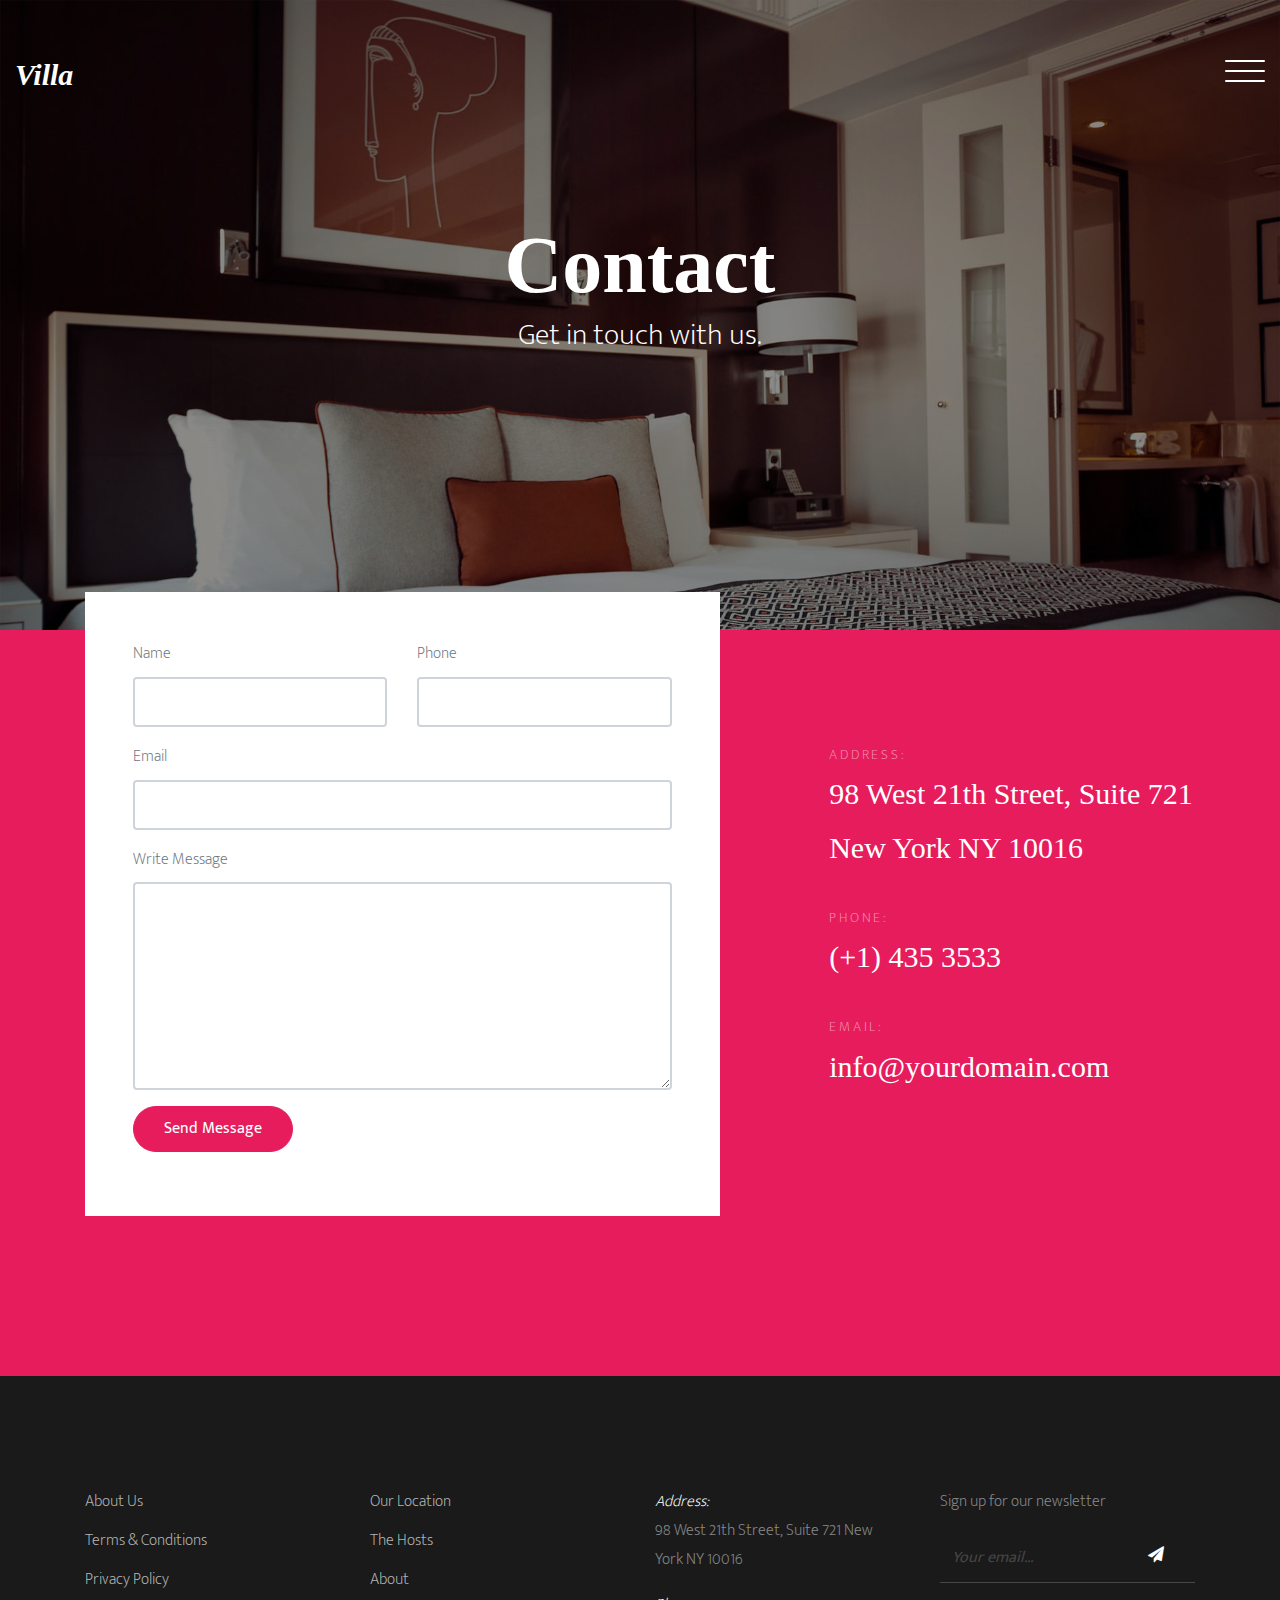
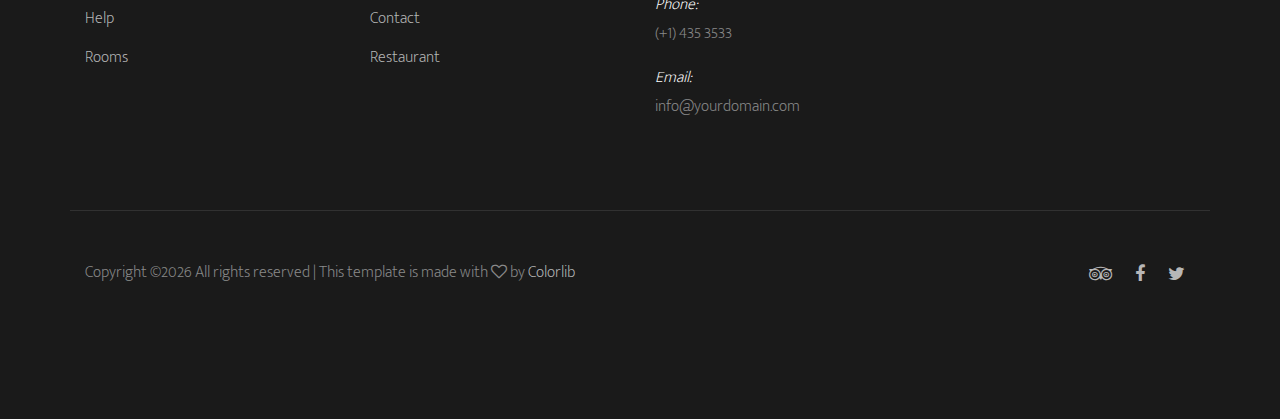
<file: Hotel-Munich/contact.html>
<!doctype html>
<html lang="en">
  <head>
    <title>Colorlib Villa</title>
    <meta charset="utf-8">
    <meta name="viewport" content="width=device-width, initial-scale=1, shrink-to-fit=no">

    <link href="https://fonts.googleapis.com/css?family=Mukta+Mahee:200,300,400|Playfair+Display:400,700" rel="stylesheet">

    <link rel="stylesheet" href="css/bootstrap.css">
    <link rel="stylesheet" href="css/animate.css">
    <link rel="stylesheet" href="css/owl.carousel.min.css">
    <link rel="stylesheet" href="css/aos.css">
    
    <link rel="stylesheet" href="fonts/ionicons/css/ionicons.min.css">
    <link rel="stylesheet" href="fonts/fontawesome/css/font-awesome.min.css">

    <!-- Theme Style -->
    <link rel="stylesheet" href="css/style.css">
  </head>
  <body>
    
    <header class="site-header">
      <div class="container-fluid">
        <div class="row">
          <div class="col-4 site-logo" data-aos="fade"><a href="index.html"><em>Villa</em></a></div>
          <div class="col-8">


            <div class="site-menu-toggle js-site-menu-toggle"  data-aos="fade">
              <span></span>
              <span></span>
              <span></span>
            </div>
            <!-- END menu-toggle -->

            <div class="site-navbar js-site-navbar">
              <nav role="navigation">
                <div class="container">
                  <div class="row full-height align-items-center">
                    <div class="col-md-6">
                      <ul class="list-unstyled menu">
                        <li><a href="index.html">Home</a></li>
                        <li><a href="hotel.html">Hotel</a></li>
                        <li><a href="about.html">About</a></li>
                        <li><a href="blog.html">Blog</a></li>
                        <li class="active"><a href="contact.html">Contact</a></li>
                      </ul>
                    </div>
                    <div class="col-md-6 extra-info">
                      <div class="row">
                        <div class="col-md-6 mb-5">
                          <h3>Contact Info</h3>
                          <p>98 West 21th Street, Suite 721 <br> New York NY 10016</p>
                          <p>info@yourdomain.com</p>
                          <p>(+1) 435 3533</p>
                          
                        </div>
                        <div class="col-md-6">
                          <h3>Connect With Us</h3>
                          <ul class="list-unstyled">
                            <li><a href="#">Twitter</a></li>
                            <li><a href="#">Facebook</a></li>
                            <li><a href="#">Instagram</a></li>
                          </ul>
                        </div>
                      </div>
                    </div>
                  </div>
                </div>
              </nav>
            </div>
          </div>
        </div>
      </div>
    </header>
    <!-- END head -->

    <section class="site-hero overlay page-inside" style="background-image: url(img/hero_2.jpg)">
      <div class="container">
        <div class="row site-hero-inner justify-content-center align-items-center">
          <div class="col-md-10 text-center">
            <h1 class="heading" data-aos="fade-up">Contact</h1>
            <p class="sub-heading mb-5" data-aos="fade-up" data-aos-delay="100">Get in touch with us.</p>
          </div>
        </div>
        <!-- <a href="#" class="scroll-down">Scroll Down</a> -->
      </div>
    </section>
    <!-- END section -->

    
    <section class="section bg-primary contact-section">
      <div class="container">
        <div class="row">
          <div class="col-md-7">
            
            <form action="#" method="post" class="bg-white p-md-5 p-4 mb-5" style="margin-top: -150px;">
              <div class="row">
                <div class="col-md-6 form-group">
                  <label for="name">Name</label>
                  <input type="text" id="name" class="form-control ">
                </div>
                <div class="col-md-6 form-group">
                  <label for="phone">Phone</label>
                  <input type="text" id="phone" class="form-control ">
                </div>
              </div>
          
              <div class="row">
                <div class="col-md-12 form-group">
                  <label for="email">Email</label>
                  <input type="email" id="email" class="form-control ">
                </div>
              </div>
              <div class="row">
                <div class="col-md-12 form-group">
                  <label for="message">Write Message</label>
                  <textarea name="message" id="message" class="form-control " cols="30" rows="8"></textarea>
                </div>
              </div>
              <div class="row">
                <div class="col-md-6 form-group">
                  <input type="submit" value="Send Message" class="btn btn-primary">
                </div>
              </div>
            </form>

          </div>
          <div class="col-md-5">
            <div class="row">
              <div class="col-md-10 ml-auto contact-info">
                <p><span class="d-block">Address:</span> <span> 98 West 21th Street, Suite 721 New York NY 10016</span></p>
                <p><span class="d-block">Phone:</span> <span> (+1) 435 3533</span></p>
                <p><span class="d-block">Email:</span> <span> info@yourdomain.com</span></p>
              </div>
            </div>
          </div>
        </div>
      </div>
    </section>
    
    <footer class="section footer-section">
      <div class="container">
        <div class="row mb-4">
          <div class="col-md-3 mb-5">
            <ul class="list-unstyled link">
              <li><a href="#">About Us</a></li>
              <li><a href="#">Terms &amp; Conditions</a></li>
              <li><a href="#">Privacy Policy</a></li>
              <li><a href="#">Help</a></li>
             <li><a href="#">Rooms</a></li>
            </ul>
          </div>
          <div class="col-md-3 mb-5">
            <ul class="list-unstyled link">
              <li><a href="#">Our Location</a></li>
              <li><a href="#">The Hosts</a></li>
              <li><a href="#">About</a></li>
              <li><a href="#">Contact</a></li>
              <li><a href="#">Restaurant</a></li>
            </ul>
          </div>
          <div class="col-md-3 mb-5 pr-md-5 contact-info">
            <p><span class="d-block">Address:</span> <span> 98 West 21th Street, Suite 721 New York NY 10016</span></p>
            <p><span class="d-block">Phone:</span> <span> (+1) 435 3533</span></p>
            <p><span class="d-block">Email:</span> <span> info@yourdomain.com</span></p>
          </div>
          <div class="col-md-3 mb-5">
            <p>Sign up for our newsletter</p>
            <form action="#" class="footer-newsletter">
              <div class="form-group">
                <input type="email" class="form-control" placeholder="Your email...">
                <button type="submit" class="btn"><span class="fa fa-paper-plane"></span></button>
              </div>
            </form>
          </div>
        </div>
        <div class="row bordertop pt-5">
          <p class="col-md-6 text-left"><!-- Link back to Colorlib can't be removed. Template is licensed under CC BY 3.0. -->
Copyright &copy;<script>document.write(new Date().getFullYear());</script> All rights reserved | This template is made with <i class="fa fa-heart-o" aria-hidden="true"></i> by <a href="https://colorlib.com" target="_blank">Colorlib</a>
<!-- Link back to Colorlib can't be removed. Template is licensed under CC BY 3.0. --></p>
          <p class="col-md-6 text-right social">
            <a href="#"><span class="fa fa-tripadvisor"></span></a>
            <a href="#"><span class="fa fa-facebook"></span></a>
            <a href="#"><span class="fa fa-twitter"></span></a>
          </p>
        </div>
      </div>
    </footer>
    
    <script src="js/jquery-3.2.1.min.js"></script>
    <script src="js/popper.min.js"></script>
    <script src="js/bootstrap.min.js"></script>
    <script src="js/owl.carousel.min.js"></script>
    <script src="js/jquery.waypoints.min.js"></script>
    <script src="js/aos.js"></script>
    <script src="js/main.js"></script>
  </body>
</html>
</file>
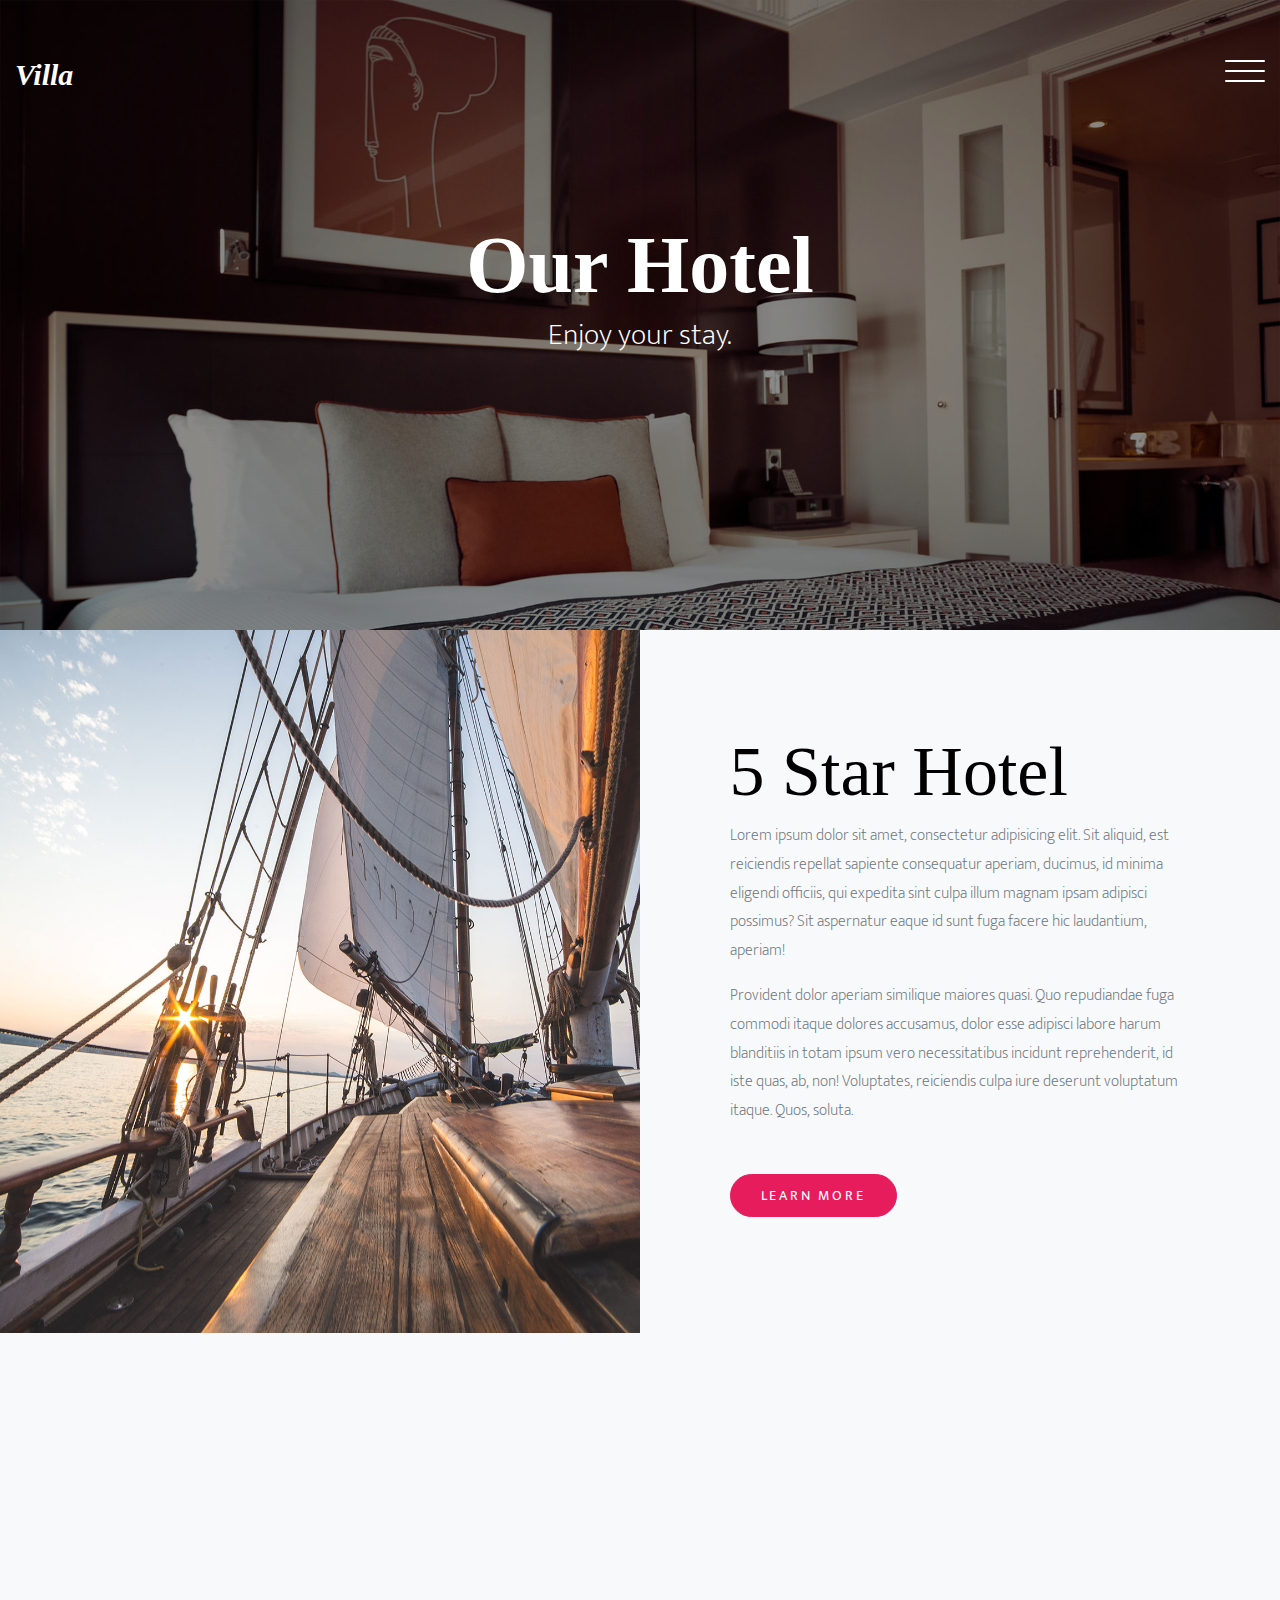
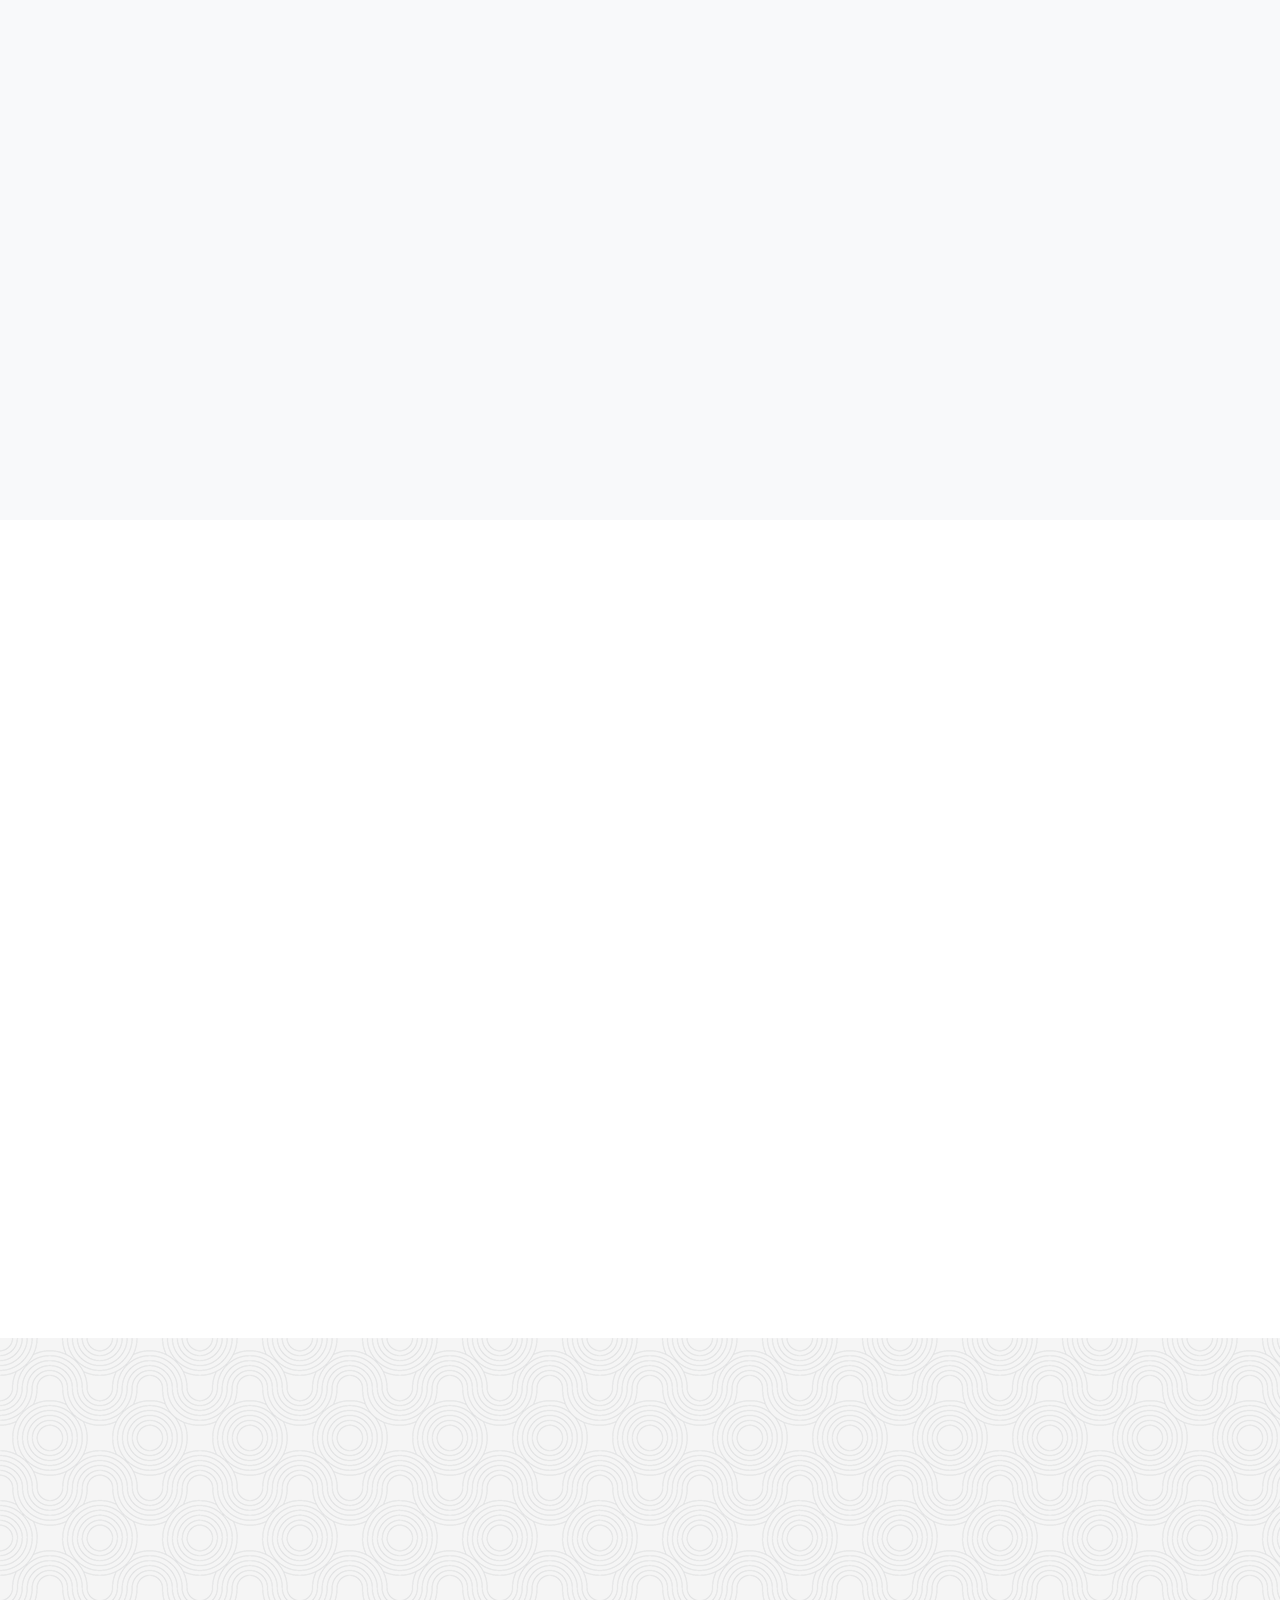
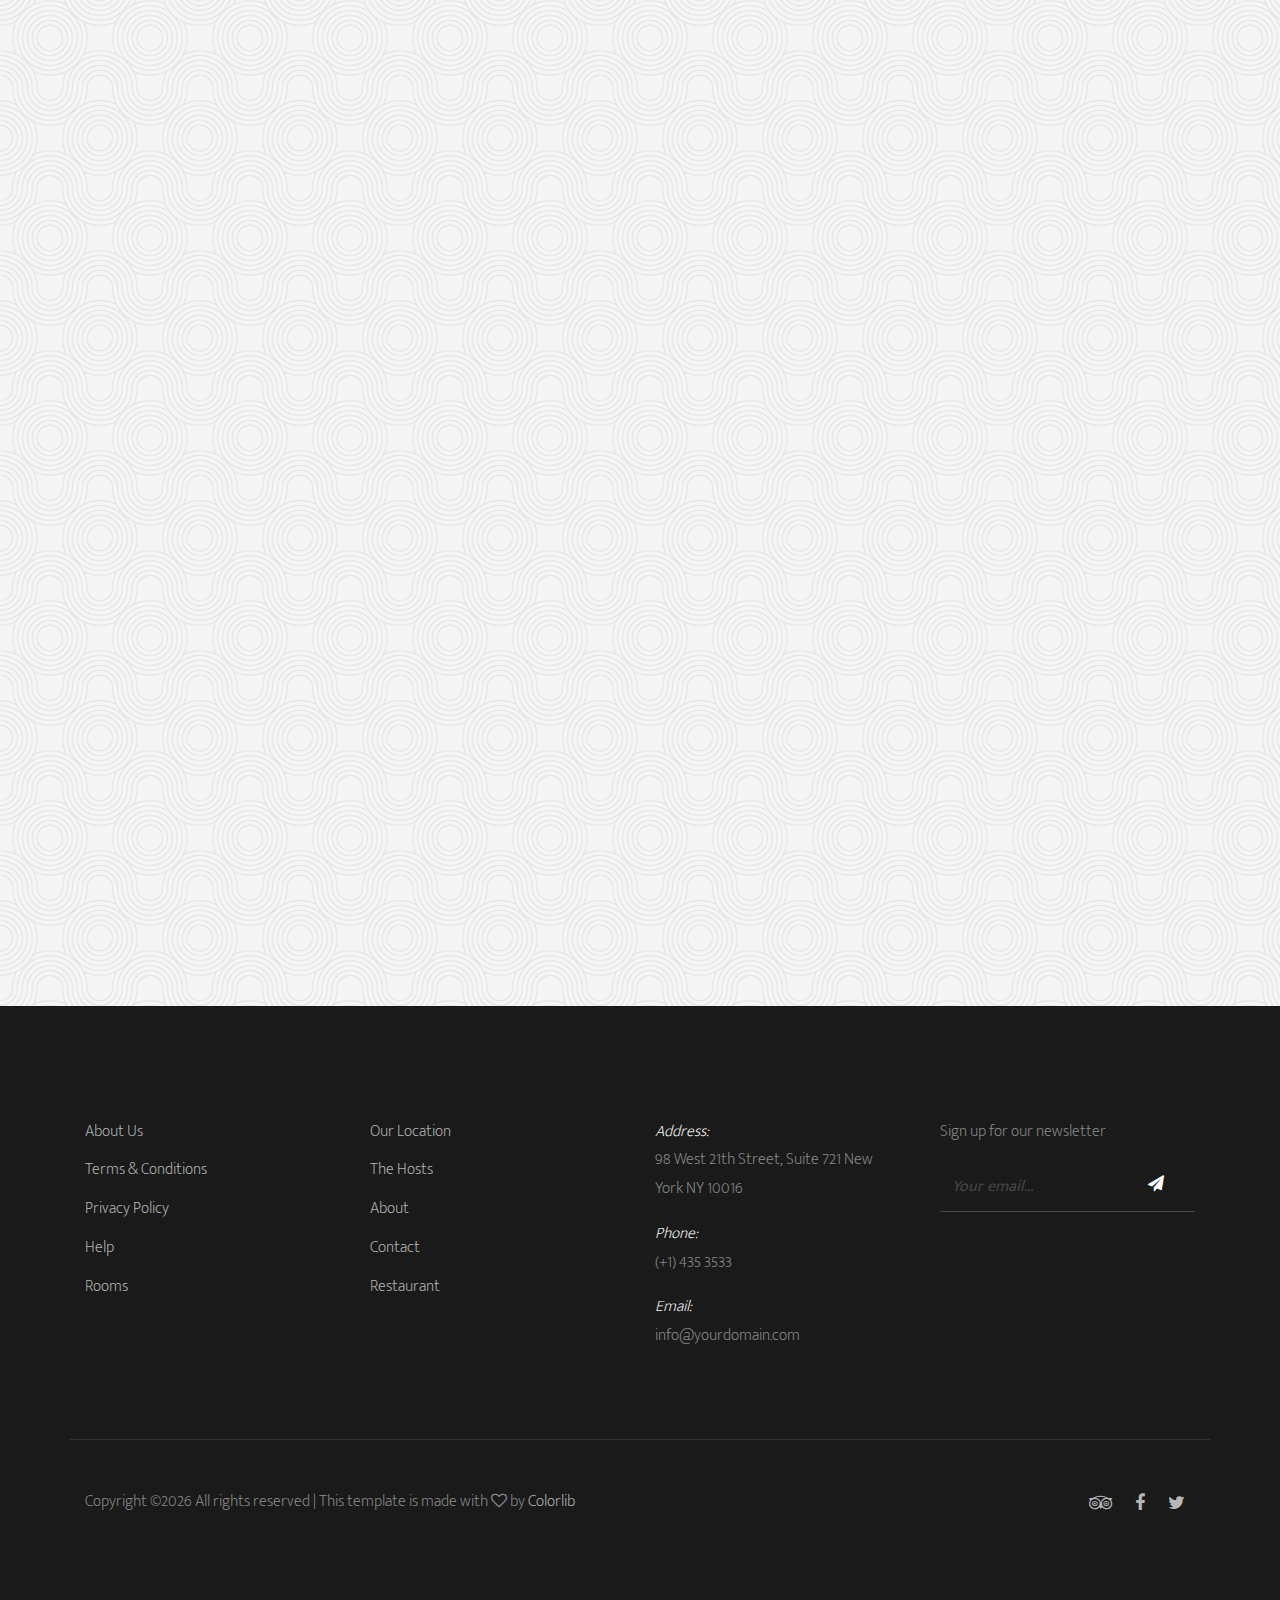
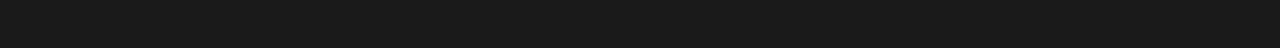
<file: Hotel-Munich/hotel.html>
<!doctype html>
<html lang="en">
  <head>
    <title>Colorlib Villa</title>
    <meta charset="utf-8">
    <meta name="viewport" content="width=device-width, initial-scale=1, shrink-to-fit=no">

    <link href="https://fonts.googleapis.com/css?family=Mukta+Mahee:200,300,400|Playfair+Display:400,700" rel="stylesheet">

    <link rel="stylesheet" href="css/bootstrap.css">
    <link rel="stylesheet" href="css/animate.css">
    <link rel="stylesheet" href="css/owl.carousel.min.css">
    <link rel="stylesheet" href="css/aos.css">
    
    <link rel="stylesheet" href="fonts/ionicons/css/ionicons.min.css">
    <link rel="stylesheet" href="fonts/fontawesome/css/font-awesome.min.css">

    <!-- Theme Style -->
    <link rel="stylesheet" href="css/style.css">
  </head>
  <body>
    
    <header class="site-header">
      <div class="container-fluid">
        <div class="row">
          <div class="col-4 site-logo" data-aos="fade"><a href="index.html"><em>Villa</em></a></div>
          <div class="col-8">


            <div class="site-menu-toggle js-site-menu-toggle"  data-aos="fade">
              <span></span>
              <span></span>
              <span></span>
            </div>
            <!-- END menu-toggle -->

            <div class="site-navbar js-site-navbar">
              <nav role="navigation">
                <div class="container">
                  <div class="row full-height align-items-center">
                    <div class="col-md-6">
                      <ul class="list-unstyled menu">
                        <li><a href="index.html">Home</a></li>
                        <li class="active"><a href="hotel.html">Hotel</a></li>
                        <li><a href="about.html">About</a></li>
                        <li><a href="blog.html">Blog</a></li>
                        <li><a href="contact.html">Contact</a></li>
                      </ul>
                    </div>
                    <div class="col-md-6 extra-info">
                      <div class="row">
                        <div class="col-md-6 mb-5">
                          <h3>Contact Info</h3>
                          <p>98 West 21th Street, Suite 721 <br> New York NY 10016</p>
                          <p>info@yourdomain.com</p>
                          <p>(+1) 435 3533</p>
                          
                        </div>
                        <div class="col-md-6">
                          <h3>Connect With Us</h3>
                          <ul class="list-unstyled">
                            <li><a href="#">Twitter</a></li>
                            <li><a href="#">Facebook</a></li>
                            <li><a href="#">Instagram</a></li>
                          </ul>
                        </div>
                      </div>
                    </div>
                  </div>
                </div>
              </nav>
            </div>
          </div>
        </div>
      </div>
    </header>
    <!-- END head -->

    <section class="site-hero overlay page-inside" style="background-image: url(img/hero_2.jpg)">
      <div class="container">
        <div class="row site-hero-inner justify-content-center align-items-center">
          <div class="col-md-10 text-center">
            <h1 class="heading" data-aos="fade-up">Our Hotel</h1>
            <p class="sub-heading mb-5" data-aos="fade-up" data-aos-delay="100">Enjoy your stay.</p>
          </div>
        </div>
        <!-- <a href="#" class="scroll-down">Scroll Down</a> -->
      </div>
    </section>
    <!-- END section -->

    <section class="bg-light">
      <div class="half d-md-flex d-block">
        <div class="image" data-aos="fade" style="background-image: url('img/hero_1.jpg');"></div>
        <div class="text" data-aos="fade-right" data-aos-delay="200">
          <h2>5 Star Hotel</h2>
          
          <p>Lorem ipsum dolor sit amet, consectetur adipisicing elit. Sit aliquid, est reiciendis repellat sapiente consequatur aperiam, ducimus, id minima eligendi officiis, qui expedita sint culpa illum magnam ipsam adipisci possimus? Sit aspernatur eaque id sunt fuga facere hic laudantium, aperiam!</p>
          <p>Provident dolor aperiam similique maiores quasi. Quo repudiandae fuga commodi itaque dolores accusamus, dolor esse adipisci labore harum blanditiis in totam ipsum vero necessitatibus incidunt reprehenderit, id iste quas, ab, non! Voluptates, reiciendis culpa iure deserunt voluptatum itaque. Quos, soluta.</p>
          
          <p class="mt-5"><a href="#" class="btn btn-primary uppercase">Learn More</a></p>
        </div>
      </div>

      <div class="half d-md-flex d-block">
        <div class="image order-2" data-aos="fade"  style="background-image: url('img/hero_2.jpg');"></div>
        <div class="text" data-aos="fade-left" data-aos-delay="200">
          <h2>Presidential Room</h2>
          
          <p>Lorem ipsum dolor sit amet, consectetur adipisicing elit. Sit aliquid, est reiciendis repellat sapiente consequatur aperiam, ducimus, id minima eligendi officiis, qui expedita sint culpa illum magnam ipsam adipisci possimus? Sit aspernatur eaque id sunt fuga facere hic laudantium, aperiam!</p>
          <p>Provident dolor aperiam similique maiores quasi. Quo repudiandae fuga commodi itaque dolores accusamus, dolor esse adipisci labore harum blanditiis in totam ipsum vero necessitatibus incidunt reprehenderit, id iste quas, ab, non! Voluptates, reiciendis culpa iure deserunt voluptatum itaque. Quos, soluta.</p>
          
          <p class="mt-5"><a href="#" class="btn btn-primary uppercase">Learn More</a></p>
        </div>
      </div>

    </section>
    <!-- END section -->

    <section class="section slider-section">
      <div class="container">
        <div class="row justify-content-center text-center mb-5">
          <div class="col-md-8">
            <h2 class="heading" data-aos="fade-up">Hotel Gallery</h2>
            <p class="lead" data-aos="fade-up" data-aos-delay="100">Lorem ipsum dolor sit amet, consectetur adipisicing elit. In dolor, iusto doloremque quo odio repudiandae sunt eveniet? Enim facilis laborum voluptate id porro, culpa maiores quis, blanditiis laboriosam alias. Sed.</p>
          </div>
        </div>
        <div class="row">
          <div class="col-md-12">
            <div class="home-slider major-caousel owl-carousel mb-5" data-aos="fade-up" data-aos-delay="200">
              <div class="slider-item">
                <img src="img/slider-1.jpg" alt="Image placeholder" class="img-fluid">
              </div>
              <div class="slider-item">
                <img src="img/slider-2.jpg" alt="Image placeholder" class="img-fluid">
              </div>
              <div class="slider-item">
                <img src="img/slider-3.jpg" alt="Image placeholder" class="img-fluid">
              </div>
              <div class="slider-item">
                <img src="img/slider-4.jpg" alt="Image placeholder" class="img-fluid">
              </div>
              <div class="slider-item">
                <img src="img/slider-5.jpg" alt="Image placeholder" class="img-fluid">
              </div>
              <div class="slider-item">
                <img src="img/slider-6.jpg" alt="Image placeholder" class="img-fluid">
              </div>
            </div>
            <!-- END slider -->
          </div>

          <div class="col-md-12 text-center"><a href="#" class="">View More Photos</a></div>
        
        </div>
      </div>
    </section>
    <!-- END section -->
    
    <section class="section blog-post-entry bg-pattern">
      <div class="container">
        <div class="row justify-content-center text-center mb-5">
          <div class="col-md-8">
            <h2 class="heading" data-aos="fade-up">More Hotel Features</h2>
            <p class="lead" data-aos="fade-up">Lorem ipsum dolor sit amet, consectetur adipisicing elit. In dolor, iusto doloremque quo odio repudiandae sunt eveniet? Enim facilis laborum voluptate id porro, culpa maiores quis, blanditiis laboriosam alias. Sed.</p>
          </div>
        </div>
        <div class="row">
          <div class="col-lg-4 col-md-6 col-sm-6 col-12 post" data-aos="fade-up" data-aos-delay="100">

            <div class="media media-custom d-block mb-4">
              <a href="#" class="mb-4 d-block"><img src="img/img_1.jpg" alt="Image placeholder" class="img-fluid"></a>
              <div class="media-body">
                <h2 class="mt-0 mb-3"><a href="#">Five Reasons to Stay at Villa Resort</a></h2>
              </div>
            </div>

          </div>
          <div class="col-lg-4 col-md-6 col-sm-6 col-12 post" data-aos="fade-up" data-aos-delay="200">
            <div class="media media-custom d-block mb-4">
              <a href="#" class="mb-4 d-block"><img src="img/img_2.jpg" alt="Image placeholder" class="img-fluid"></a>
              <div class="media-body">
                <h2 class="mt-0 mb-3"><a href="#">Five Reasons to Stay at Villa Resort</a></h2>
              </div>
            </div>
          </div>
          <div class="col-lg-4 col-md-6 col-sm-6 col-12 post" data-aos="fade-up" data-aos-delay="300">
            <div class="media media-custom d-block mb-4">
              <a href="#" class="mb-4 d-block"><img src="img/img_3.jpg" alt="Image placeholder" class="img-fluid"></a>
              <div class="media-body">
                <h2 class="mt-0 mb-3"><a href="#">Five Reasons to Stay at Villa Resort</a></h2>
              </div>
            </div>
          </div>
        </div>
      </div>
    </section>
    <footer class="section footer-section">
      <div class="container">
        <div class="row mb-4">
          <div class="col-md-3 mb-5">
            <ul class="list-unstyled link">
              <li><a href="#">About Us</a></li>
              <li><a href="#">Terms &amp; Conditions</a></li>
              <li><a href="#">Privacy Policy</a></li>
              <li><a href="#">Help</a></li>
             <li><a href="#">Rooms</a></li>
            </ul>
          </div>
          <div class="col-md-3 mb-5">
            <ul class="list-unstyled link">
              <li><a href="#">Our Location</a></li>
              <li><a href="#">The Hosts</a></li>
              <li><a href="#">About</a></li>
              <li><a href="#">Contact</a></li>
              <li><a href="#">Restaurant</a></li>
            </ul>
          </div>
          <div class="col-md-3 mb-5 pr-md-5 contact-info">
            <p><span class="d-block">Address:</span> <span> 98 West 21th Street, Suite 721 New York NY 10016</span></p>
            <p><span class="d-block">Phone:</span> <span> (+1) 435 3533</span></p>
            <p><span class="d-block">Email:</span> <span> info@yourdomain.com</span></p>
          </div>
          <div class="col-md-3 mb-5">
            <p>Sign up for our newsletter</p>
            <form action="#" class="footer-newsletter">
              <div class="form-group">
                <input type="email" class="form-control" placeholder="Your email...">
                <button type="submit" class="btn"><span class="fa fa-paper-plane"></span></button>
              </div>
            </form>
          </div>
        </div>
        <div class="row bordertop pt-5">
          <p class="col-md-6 text-left"><!-- Link back to Colorlib can't be removed. Template is licensed under CC BY 3.0. -->
Copyright &copy;<script>document.write(new Date().getFullYear());</script> All rights reserved | This template is made with <i class="fa fa-heart-o" aria-hidden="true"></i> by <a href="https://colorlib.com" target="_blank">Colorlib</a>
<!-- Link back to Colorlib can't be removed. Template is licensed under CC BY 3.0. --></p>
            
          <p class="col-md-6 text-right social">
            <a href="#"><span class="fa fa-tripadvisor"></span></a>
            <a href="#"><span class="fa fa-facebook"></span></a>
            <a href="#"><span class="fa fa-twitter"></span></a>
          </p>
        </div>
      </div>
    </footer>
    
    <script src="js/jquery-3.2.1.min.js"></script>
    <script src="js/popper.min.js"></script>
    <script src="js/bootstrap.min.js"></script>
    <script src="js/owl.carousel.min.js"></script>
    <script src="js/jquery.waypoints.min.js"></script>
    <script src="js/aos.js"></script>
    <script src="js/main.js"></script>
  </body>
</html>
</file>
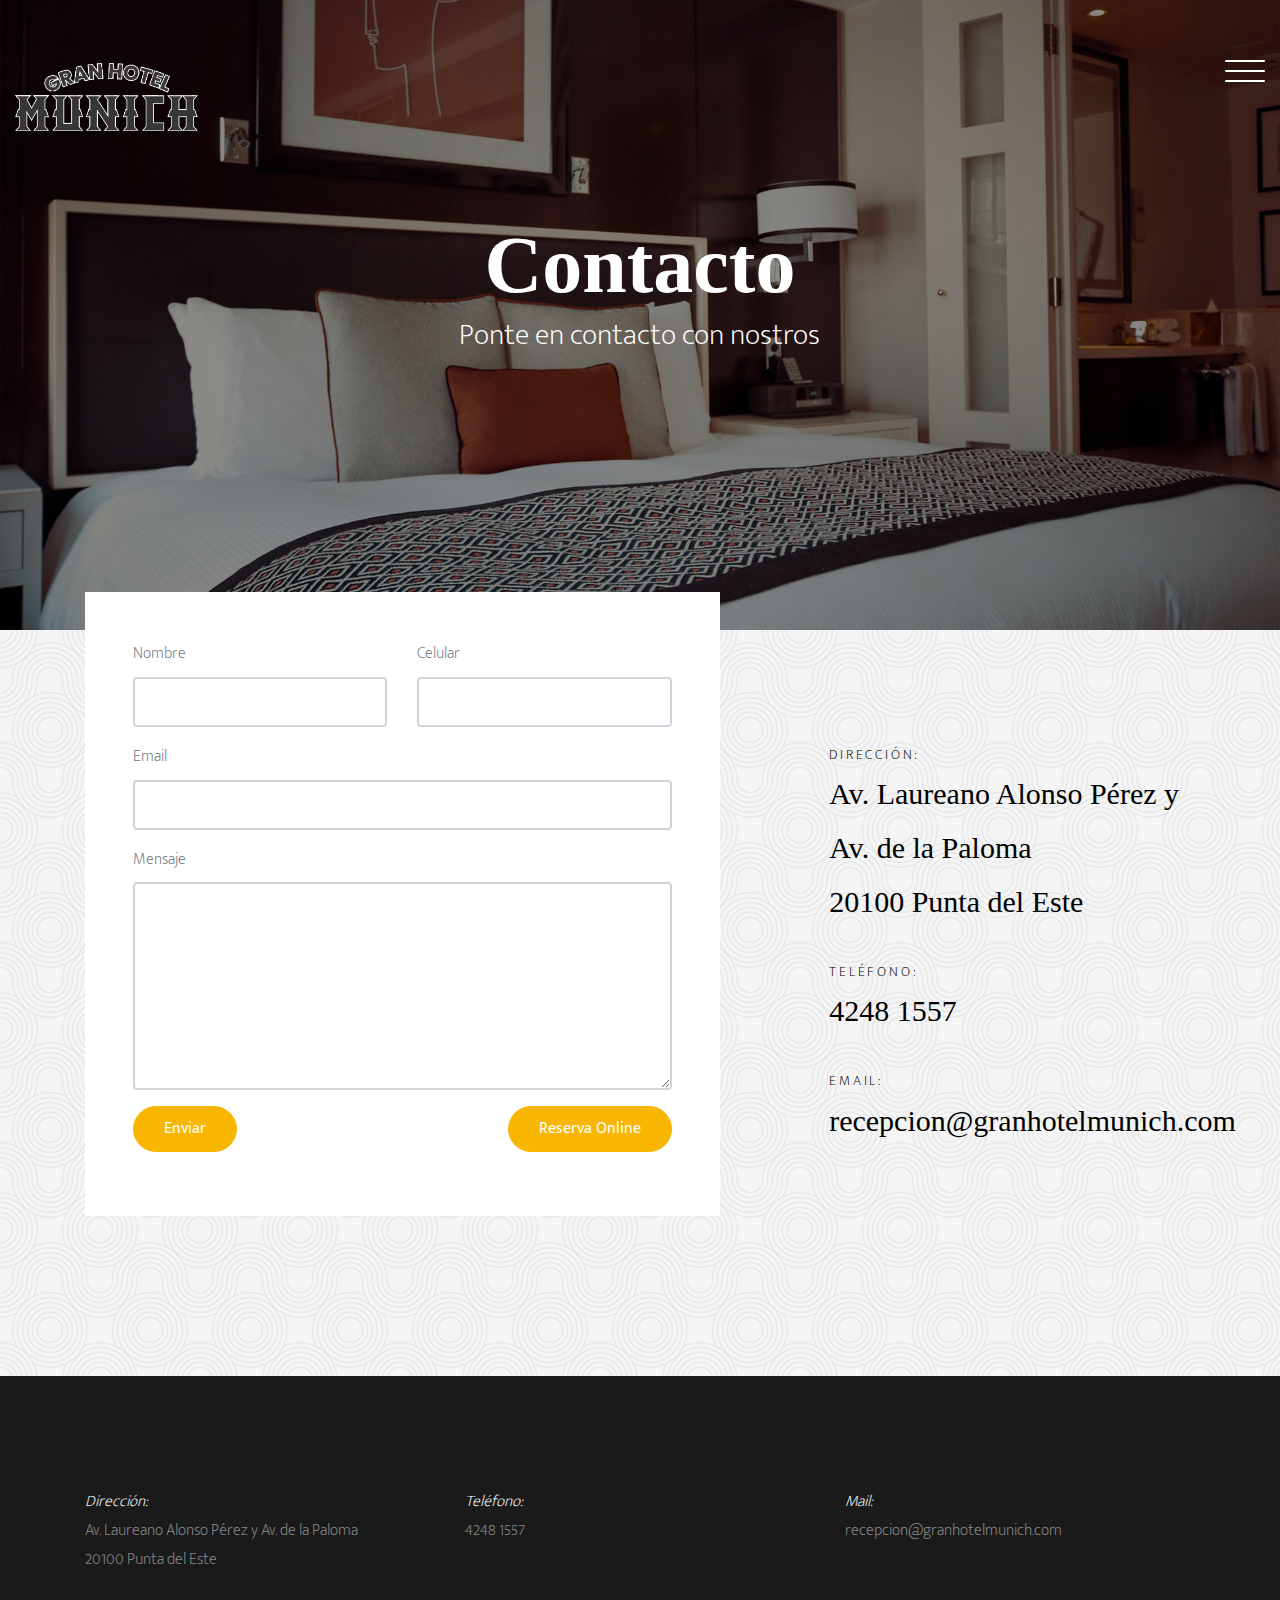
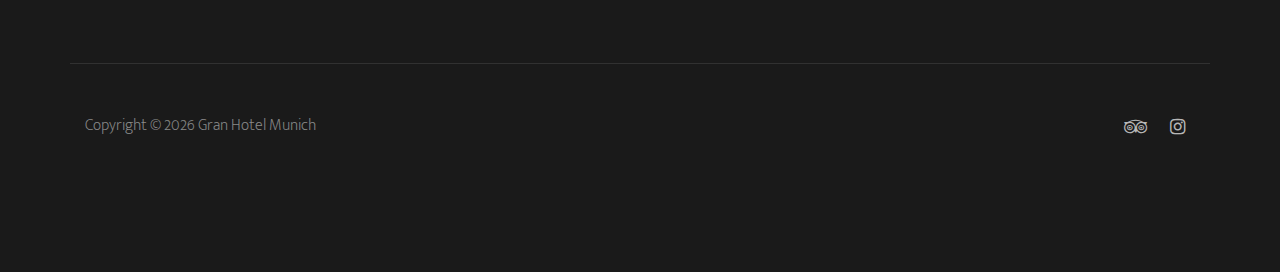
<file: Web/contacto.html>
<!DOCTYPE html>
<html lang="en">

<head>
    <title>Gran Hotel Munich</title>
    <meta charset="utf-8">
    <meta name="viewport" content="width=device-width, initial-scale=1, shrink-to-fit=no">
    <link rel="icon" type="image/x-icon" href="img/favicon.ico">

    <link href="https://fonts.googleapis.com/css?family=Mukta+Mahee:200,300,400|Playfair+Display:400,700" rel="stylesheet">

    <link rel="stylesheet" href="css/bootstrap.css">
    <link rel="stylesheet" href="css/animate.css">
    <link rel="stylesheet" href="css/owl.carousel.min.css">
    <link rel="stylesheet" href="css/aos.css">

    <link rel="stylesheet" href="fonts/ionicons/css/ionicons.min.css">
    <link rel="stylesheet" href="fonts/fontawesome/css/font-awesome.min.css">

    <!-- Theme Style -->
    <link rel="stylesheet" href="css/style.css">
</head>

<body>

    <header class="site-header">
        <div class="container-fluid">
            <div class="row">
                <div class="col-6 col-md-2 site-logo" data-aos="fade"><a href="index.html"> <img class="img-fluid" src="img/logo.png" alt="Logo Gran Hotel Munich"></a></div>
                <div class="col-6 col-md-10">


                    <div class="site-menu-toggle js-site-menu-toggle" data-aos="fade">
                        <span></span>
                        <span></span>
                        <span></span>
                    </div>
                    <!-- END menu-toggle -->

                    <div class="site-navbar js-site-navbar">
                        <nav role="navigation">
                            <div class="container">
                                <div class="row full-height align-items-center">
                                    <div class="col-md-6">
                                        <ul class="list-unstyled menu">
                                            <li><a href="index.html">Home</a></li>
                                            <li><a href="hotel.html">Hotel</a></li>
                                            <li class="active"><a href="contacto.html">Contacto</a></li>
                                        </ul>
                                    </div>
                                    <div class="col-md-6 extra-info">
                                        <div class="row">
                                            <div class="col-md-6 mb-5">
                                                <h3>Información de contacto</h3>
                                                <p>Av. Laureano Alonso Pérez y Av. de la Paloma<br>20100 Punta del Este
                                                </p>
                                                <p>recepcion@granhotelmunich.com</p>
                                                <p>4248 1557</p>

                                            </div>
                                            <div class="col-md-6">
                                                <h3>Redes sociales</h3>
                                                <ul class="list-unstyled">
                                                    <li><a href="https://www.tripadvisor.es/Hotel_Review-g1238496-d23867384-Reviews-Gran_Hotel_Munich-Punta_Ballena_Maldonado_Maldonado_Department.html">TripAdvisor</a></li>
                                                    <li><a href="https://instagram.com/granhotelmunich/">Instagram</a></li>
                                                </ul>
                                            </div>
                                        </div>
                                    </div>
                                </div>
                            </div>
                        </nav>
                    </div>
                </div>
            </div>
        </div>
    </header>
    <!-- END head -->

    <section class="site-hero overlay page-inside" style="background-image: url(img/hero_2.jpg)">
        <div class="container">
            <div class="row site-hero-inner justify-content-center align-items-center">
                <div class="col-md-10 text-center">
                    <h1 class="heading" data-aos="fade-up">Contacto</h1>
                    <p class="sub-heading mb-5" data-aos="fade-up" data-aos-delay="100">Ponte en contacto con nostros</p>
                </div>
            </div>
            <!-- <a href="#" class="scroll-down">Scroll Down</a> -->
        </div>
    </section>
    <!-- END section -->


    <section class="section bg-pattern contact-section">
        <div class="container">
            <div class="row">
                <div class="col-md-7">
                    <div id="form-response">
                        <form method="post" id="contact-form-sbmt" class="bg-white p-md-5 p-4 mb-5" style="margin-top: -150px;">
                            <div class="row">
                                <div class="col-md-6 form-group">
                                    <label for="name">Nombre</label>
                                    <input type="text" id="name" name="name" class="form-control " required="true">
                                </div>
                                <div class="col-md-6 form-group">
                                    <label for="phone">Celular</label>
                                    <input type="text" id="phone" name="phone" class="form-control " required="true">
                                </div>
                            </div>

                            <div class="row">
                                <div class="col-md-12 form-group">
                                    <label for="email">Email</label>
                                    <input type="email" id="email" name="email" class="form-control " required="true">
                                </div>
                            </div>
                            <div class="row">
                                <div class="col-md-12 form-group">
                                    <label for="message">Mensaje</label>
                                    <textarea id="message" name="message" class="form-control " cols="30" rows="8"></textarea>
                                </div>
                            </div>
                            <div class="row">
                                <div class="col-md-6 form-group">
                                    <input type="submit" value="Enviar" class="btn btn-primary">
                                </div>
                                <div class="col-md-6">
                                    <a style="float: right;" class="btn btn-primary" href="https://book.ip-hoteles.com/wbeIPHSNG?hotel_code=IPH097">Reserva Online</a>
                                </div>
                            </div>

                        </form>

                    </div>


                </div>
                <div class="col-md-5">
                    <div class="row">
                        <div class="col-md-10 ml-auto contact-info">
                            <p><span class="d-block">Dirección:</span> <span> Av. Laureano Alonso Pérez y Av. de la Paloma<br>20100
                  Punta del Este</span></p>
                            <p><span class="d-block">Teléfono:</span> <span> 4248 1557</span></p>
                            <p><span class="d-block">Email:</span> <span> recepcion@granhotelmunich.com</span></p>
                        </div>
                    </div>
                </div>
            </div>
        </div>
    </section>

    <footer class="section footer-section">
        <div class="container">
            <div class="row mb-4">
                <div class="col-md-4 mb-5">
                    <ul class="list-unstyled link contact-info">
                        <p><span class="d-block">Dirección:</span> <span> Av. Laureano Alonso Pérez y Av. de la Paloma<br>20100 Punta del Este</span></p>
                    </ul>
                </div>
                <div class="col-md-4 mb-5 contact-info">
                    <ul class="list-unstyled link">
                        <p><span class="d-block">Teléfono:</span> <span> 4248 1557</span></p>
                    </ul>
                </div>
                <div class="col-md-4 mb-5 pr-md-5 contact-info">
                    <p><span class="d-block">Mail:</span> <span> recepcion@granhotelmunich.com</span></p>
                </div>

            </div>
            <div class="row bordertop pt-5">
                <p class="col-md-6 text-left">
                    <!-- Link back to Colorlib can't be removed. Template is licensed under CC BY 3.0. -->
                    Copyright &copy;
                    <script>
                        document.write(new Date().getFullYear());
                    </script> Gran Hotel Munich
                    <!-- Link back to Colorlib can't be removed. Template is licensed under CC BY 3.0. -->
                </p>

                <p class="col-md-6 text-right social">
                    <a href="https://www.tripadvisor.es/Hotel_Review-g1238496-d23867384-Reviews-Gran_Hotel_Munich-Punta_Ballena_Maldonado_Maldonado_Department.html"><span class="fa fa-tripadvisor"></span></a>
                    <a href="https://www.instagram.com/granhotelmunich/"><span class="fa fa-instagram"></span></a>
                </p>
            </div>
        </div>
    </footer>

    <script src="js/jquery-3.2.1.min.js"></script>
    <script src="js/popper.min.js"></script>
    <script src="js/bootstrap.min.js"></script>
    <script src="js/owl.carousel.min.js"></script>
    <script src="js/jquery.waypoints.min.js"></script>
    <script src="js/aos.js"></script>
    <script src="js/main.js"></script>
</body>

</html>
</file>
<file: Hotel-Munich/css/style.css>
body {
  background: #fff;
  font-family: "Mukta Mahee", arial, sans-serif;
  font-weight: 200;
  font-size: 16px;
  line-height: 1.8;
  color: #6c757d;
}

::-moz-selection {
  color: #fff;
  background: #e61c5d;
}

::selection {
  color: #fff;
  background: #e61c5d;
}

a {
  -webkit-transition: .3s all ease;
  -o-transition: .3s all ease;
  transition: .3s all ease;
  text-decoration: none;
}

a:hover {
  text-decoration: none;
}

h1, h2, h3, h4, h5 {
  color: #000;
  font-family: "Playfair+Display", times, serif;
}

.container-fluid {
  max-width: 1600px;
}

.btn {
  padding-left: 30px;
  padding-right: 30px;
  padding-top: 10px;
  padding-bottom: 10px;
  border-radius: 50px;
}

.btn.uppercase {
  text-transform: uppercase;
  font-size: 14px;
  letter-spacing: .2em;
}

.btn, .form-control {
  outline: none;
  -webkit-box-shadow: none !important;
  box-shadow: none !important;
}

.btn:focus, .btn:active, .form-control:focus, .form-control:active {
  outline: none;
}

.form-control {
  -webkit-box-shadow: none !important;
  box-shadow: none !important;
  height: 50px;
  border-width: 2px;
}

textarea.form-control {
  height: inherit;
}

.site-header {
  position: absolute;
  top: 0;
  width: 100%;
  padding: 60px 0;
  z-index: 2;
}

.menu-open .site-header {
  position: fixed;
}

.site-logo a {
  font-size: 30px;
  color: #fff;
  font-weight: bold;
  line-height: 1;
  font-family: "Playfair+Display", times, serif;
}

.site-navbar {
  position: fixed;
  display: none;
  top: 0;
  left: 0;
  right: 0;
  bottom: 0;
  background: #fff;
  min-height: 300px;
  overflow-y: scroll;
}

.site-navbar nav {
  text-align: left;
}

.site-navbar nav .menu {
  font-family: "Playfair+Display", times, serif;
}

.site-navbar nav .menu li a {
  color: #000;
  font-size: 40px;
  padding: 5px 10px;
  position: relative;
}

.site-navbar nav .menu li a:before {
  content: "";
  position: absolute;
  bottom: 0;
  height: 50%;
  width: 0%;
  z-index: -1;
  background: #e61c5d;
  -webkit-transition: .3s all ease-in-out;
  -o-transition: .3s all ease-in-out;
  transition: .3s all ease-in-out;
}

.site-navbar nav .menu li a:hover:before {
  width: 100%;
}

.site-navbar nav .menu li.active a:before {
  width: 100%;
}

.site-navbar .extra-info a {
  color: #000;
}

.site-navbar .extra-info ul li a {
  color: #000;
}

.site-navbar .extra-info h3 {
  font-family: "Mukta Mahee", arial, sans-serif;
  text-transform: uppercase;
  font-size: 13px;
  letter-spacing: .2em;
  color: #adb5bd;
  margin-bottom: 30px;
}

.site-navbar .extra-info p {
  color: #212529;
}

.full-height {
  height: 100vh;
  min-height: 700px;
}

.site-hero {
  background-size: cover;
  height: 100vh;
  min-height: 700px;
  width: 100%;
}

.site-hero .scroll-down {
  position: absolute;
  bottom: 20px;
  left: 50%;
  -webkit-transform: translateX(-50%);
  -ms-transform: translateX(-50%);
  transform: translateX(-50%);
  color: #fff;
}

.site-hero.overlay:before {
  background: rgba(0, 0, 0, 0.45);
  content: "";
  position: absolute;
  height: 100vh;
  min-height: 700px;
  top: 0;
  left: 0;
  bottom: 0;
  right: 0;
}

.site-hero-inner {
  height: 100vh;
  min-height: 700px;
}

.site-hero-inner .heading {
  font-size: 80px;
  font-family: "Playfair+Display", times, serif;
  color: #fff;
  line-height: 1;
  font-weight: bold;
}

@media (max-width: 991.98px) {
  .site-hero-inner .heading {
    font-size: 40px;
  }
}

.site-hero-inner .sub-heading {
  font-size: 30px;
  font-weight: 200;
  color: #fff;
  line-height: 1.5;
}

@media (max-width: 991.98px) {
  .site-hero-inner .sub-heading {
    font-size: 18px;
  }
}

.page-inside .site-hero-inner, .page-inside {
  height: 70vh;
  min-height: 500px;
}

.page-inside.overlay:before {
  height: 70vh;
  min-height: 500px;
}

.menu-open .site-menu-toggle span {
  background: #000;
}

.site-menu-toggle {
  float: right;
  width: 40px;
  height: 45px;
  position: relative;
  margin: 0px auto;
  z-index: 200;
  -webkit-transform: rotate(0deg);
  -moz-transform: rotate(0deg);
  -o-transform: rotate(0deg);
  -ms-transform: rotate(0deg);
  transform: rotate(0deg);
  -webkit-transition: .5s ease-in-out;
  -moz-transition: .5s ease-in-out;
  -o-transition: .5s ease-in-out;
  transition: .5s ease-in-out;
  cursor: pointer;
}

.site-menu-toggle span {
  display: block;
  position: absolute;
  height: 2px;
  width: 100%;
  background: #fff;
  border-radius: 9px;
  opacity: 1;
  left: 0;
  -webkit-transform: rotate(0deg);
  -moz-transform: rotate(0deg);
  -o-transform: rotate(0deg);
  -ms-transform: rotate(0deg);
  transform: rotate(0deg);
  -webkit-transition: .25s ease-in-out;
  -moz-transition: .25s ease-in-out;
  -o-transition: .25s ease-in-out;
  transition: .25s ease-in-out;
}

.site-menu-toggle span:nth-child(1) {
  top: 0px;
}

.site-menu-toggle span:nth-child(2) {
  top: 10px;
}

.site-menu-toggle span:nth-child(3) {
  top: 20px;
}

.site-menu-toggle.open span:nth-child(1) {
  top: 13px;
  -webkit-transform: rotate(135deg);
  -moz-transform: rotate(135deg);
  -o-transform: rotate(135deg);
  -ms-transform: rotate(135deg);
  transform: rotate(135deg);
}

.site-menu-toggle.open span:nth-child(2) {
  opacity: 0;
  left: -60px;
}

.site-menu-toggle.open span:nth-child(3) {
  top: 13px;
  -webkit-transform: rotate(-135deg);
  -moz-transform: rotate(-135deg);
  -o-transform: rotate(-135deg);
  -ms-transform: rotate(-135deg);
  transform: rotate(-135deg);
}

.section {
  padding: 7em 0;
}

@media (max-width: 991.98px) {
  .section {
    padding: 3em 0;
  }
}

@media (max-width: 991.98px) {
  .lead {
    font-size: 16px;
  }
}

.visit-section .heading {
  font-size: 15px;
  text-transform: uppercase;
  font-family: "Mukta Mahee", arial, sans-serif;
  color: #b3b3b3;
  letter-spacing: .2em;
  margin-bottom: 30px;
}

.visit-section .visit a {
  color: #000;
}

.visit-section .visit a:hover {
  color: #e61c5d;
}

.visit-section .visit img {
  -webkit-box-shadow: 0 2px 3px 0 rgba(0, 0, 0, 0.2);
  box-shadow: 0 2px 3px 0 rgba(0, 0, 0, 0.2);
  margin-bottom: 15px;
}

.visit-section .visit h3 {
  font-size: 20px;
  margin-bottom: 0;
}

.visit-section .reviews-star span {
  font-size: 18px;
  color: #e61c5d;
}

.visit-section .reviews-count {
  color: #adb5bd;
  font-style: italic;
}

.heading-serif, .testimonial-section .heading, .slider-section .heading, .blog-post-entry .heading {
  font-size: 80px;
  font-family: "Playfair+Display", times, serif;
}

@media (max-width: 991.98px) {
  .heading-serif, .testimonial-section .heading, .slider-section .heading, .blog-post-entry .heading {
    font-size: 40px;
  }
}

.bg-pattern {
  background: #e9ecef url("../img/round.png");
}

.slider-section {
  position: relative;
}

.blog-post-entry {
  position: relative;
  margin-top: -500px;
  padding-top: 500px;
}

@media (max-width: 991.98px) {
  .blog-post-entry {
    margin-top: -300px;
    padding-top: 300px;
  }
}

.half .image, .half .text {
  width: 50%;
}

@media (max-width: 991.98px) {
  .half .image, .half .text {
    width: 100%;
  }
}

.half .image {
  background-size: cover;
  background-position: center center;
}

@media (max-width: 991.98px) {
  .half .image {
    height: 300px;
  }
}

.half .text {
  padding: 100px 7%;
}

@media (max-width: 991.98px) {
  .half .text {
    padding-top: 50px;
    padding-bottom: 50px;
  }
}

.half .text h2 {
  font-size: 70px;
}

@media (max-width: 991.98px) {
  .half .text h2 {
    font-size: 40px;
  }
}

.testimonial blockquote {
  padding: 0;
}

.testimonial blockquote p {
  line-height: 1.5;
  font-family: "Playfair+Display", times, serif;
  font-size: 20px;
  color: #000;
  font-style: italic;
}

.testimonial .author-image img {
  width: 70px;
}

.post .media-custom {
  background: #fff;
  -webkit-transition: .3s all ease;
  -o-transition: .3s all ease;
  transition: .3s all ease;
  -webkit-box-shadow: 0 2px 5px -2px rgba(0, 0, 0, 0.1);
  box-shadow: 0 2px 5px -2px rgba(0, 0, 0, 0.1);
}

.post .media-custom:hover, .post .media-custom:focus {
  -webkit-box-shadow: 0 10px 30px -10px rgba(0, 0, 0, 0.1);
  box-shadow: 0 10px 30px -10px rgba(0, 0, 0, 0.1);
}

.post .media-custom a {
  color: #000;
}

.post .media-custom a:hover {
  color: #e61c5d;
}

.post .media-custom .media-body {
  padding: 10px 30px;
}

.post .media-custom h2 {
  font-size: 26px;
}

.media-custom .meta-post {
  color: #ced4da;
  text-transform: uppercase;
  letter-spacing: .1em;
}

.owl-carousel .owl-item {
  opacity: .4;
}

.owl-carousel .owl-item.active {
  opacity: 1;
}

.owl-carousel .owl-nav {
  position: absolute;
  top: 50%;
  width: 100%;
}

.owl-carousel .owl-nav .owl-prev,
.owl-carousel .owl-nav .owl-next {
  position: absolute;
  -webkit-transform: translateY(-50%);
  -ms-transform: translateY(-50%);
  transform: translateY(-50%);
  margin-top: -10px;
}

.owl-carousel .owl-nav .owl-prev:hover, .owl-carousel .owl-nav .owl-prev:focus, .owl-carousel .owl-nav .owl-prev:active,
.owl-carousel .owl-nav .owl-next:hover,
.owl-carousel .owl-nav .owl-next:focus,
.owl-carousel .owl-nav .owl-next:active {
  outline: none;
}

.owl-carousel .owl-nav .owl-prev span:before,
.owl-carousel .owl-nav .owl-next span:before {
  font-size: 40px;
}

.owl-carousel .owl-nav .owl-prev {
  left: 30px !important;
}

.owl-carousel .owl-nav .owl-next {
  right: 30px !important;
}

.owl-carousel .owl-dots {
  text-align: center;
}

.owl-carousel .owl-dots .owl-dot {
  border-width: 2px !important;
  width: 10px;
  height: 10px;
  margin: 5px;
  border-radius: 50%;
}

.owl-carousel.home-slider {
  z-index: 1;
  position: relative;
}

.owl-carousel.home-slider .owl-nav {
  opacity: 0;
  visibility: hidden;
  -webkit-transition: .3s all ease;
  -o-transition: .3s all ease;
  transition: .3s all ease;
}

.owl-carousel.home-slider .owl-nav button {
  color: #fff;
}

.owl-carousel.home-slider:focus .owl-nav, .owl-carousel.home-slider:hover .owl-nav {
  opacity: 1;
  visibility: visible;
}

.owl-carousel.home-slider .slider-item {
  background-size: cover;
  background-repeat: no-repeat;
  background-position: center center;
  height: calc(100vh - 117px);
  min-height: 700px;
  position: relative;
}

.owl-carousel.home-slider .slider-item .slider-text {
  color: #fff;
  height: calc(100vh - 117px);
  min-height: 700px;
}

.owl-carousel.home-slider .slider-item .slider-text h1 {
  font-size: 40px;
  color: #fff;
  line-height: 1.2;
  font-weight: 800 !important;
  text-transform: uppercase;
}

@media (max-width: 991.98px) {
  .owl-carousel.home-slider .slider-item .slider-text h1 {
    font-size: 40px;
  }
}

.owl-carousel.home-slider .slider-item .slider-text p {
  font-size: 20px;
  line-height: 1.5;
  font-weight: 300;
  color: white;
}

.owl-carousel.home-slider .slider-item.dark .child-name {
  color: #000;
}

.owl-carousel.home-slider .slider-item.dark h1 {
  color: #000;
}

.owl-carousel.home-slider .slider-item.dark p {
  color: #000;
}

.owl-carousel.home-slider .owl-dots {
  position: absolute;
  bottom: 100px;
  width: 100%;
}

.owl-carousel.home-slider .owl-dots .owl-dot {
  width: 10px;
  height: 10px;
  margin: 5px;
  border-radius: 50%;
  border: 2px solid transparent;
  outline: none !important;
  position: relative;
  -webkit-transition: .3s all ease;
  -o-transition: .3s all ease;
  transition: .3s all ease;
  background: #fff;
}

.owl-carousel.home-slider .owl-dots .owl-dot.active {
  border: 2px solid white;
  background: none;
}

.owl-carousel.major-caousel {
  -webkit-box-shadow: 0 10px 70px -10px rgba(0, 0, 0, 0.2);
  box-shadow: 0 10px 70px -10px rgba(0, 0, 0, 0.2);
}

.owl-carousel.major-caousel .owl-stage-outer {
  padding-top: 0 !important;
  padding-bottom: 0 !important;
}

.owl-carousel.major-caousel .owl-stage-outer {
  padding-top: 30px;
  padding-bottom: 30px;
}

.owl-carousel.major-caousel .slider-item {
  height: inherit;
  min-height: inherit;
}

.owl-carousel.major-caousel .slider-item img {
  margin-bottom: 0;
}

.owl-carousel.major-caousel .owl-nav {
  opacity: 1;
  visibility: visible;
}

.owl-carousel.major-caousel .owl-nav .owl-prev, .owl-carousel.major-caousel .owl-nav .owl-next {
  -webkit-transition: .3s all ease;
  -o-transition: .3s all ease;
  transition: .3s all ease;
  color: #495057;
}

.owl-carousel.major-caousel .owl-nav .owl-prev:hover, .owl-carousel.major-caousel .owl-nav .owl-prev:focus, .owl-carousel.major-caousel .owl-nav .owl-next:hover, .owl-carousel.major-caousel .owl-nav .owl-next:focus {
  color: #6c757d;
  outline: none;
}

.owl-carousel.major-caousel .owl-nav .owl-prev.disabled, .owl-carousel.major-caousel .owl-nav .owl-next.disabled {
  color: #dee2e6;
}

.owl-carousel.major-caousel .owl-nav .owl-prev {
  left: -60px !important;
}

.owl-carousel.major-caousel .owl-nav .owl-next {
  right: -60px !important;
}

.owl-carousel.major-caousel .owl-dots {
  bottom: 50px !important;
}

@media (max-width: 991.98px) {
  .owl-carousel.major-caousel .owl-dots {
    bottom: 10px !important;
  }
}

.owl-custom-nav {
  float: right;
  position: relative;
  z-index: 10;
}

.owl-custom-nav .owl-custom-prev,
.owl-custom-nav .owl-custom-next {
  padding: 10px;
  font-size: 30px;
  background: #ccc;
  line-height: 0;
  width: 60px;
  text-align: center;
  display: inline-block;
}

.footer-section {
  background: #1a1a1a;
  color: #fff;
}

.footer-section a {
  color: rgba(255, 255, 255, 0.7);
}

.footer-section a:hover {
  color: #fff;
}

.footer-section p {
  color: rgba(255, 255, 255, 0.5);
}

.footer-section .bordertop {
  border-top: 1px solid rgba(255, 255, 255, 0.1);
  padding-top: 20px;
}

.footer-section .contact-info span.d-block {
  font-style: italic;
  color: #fff;
}

.footer-section .social a {
  font-size: 18px;
  padding: 10px;
}

.footer-section .link li {
  margin-bottom: 10px;
}

.footer-newsletter .form-group {
  position: relative;
}

.footer-newsletter .form-control {
  background: none;
  border: none;
  border-bottom: 1px solid rgba(255, 255, 255, 0.2);
  border-radius: 0;
  color: #fff;
}

.footer-newsletter .form-control::-webkit-input-placeholder {
  /* Chrome/Opera/Safari */
  color: rgba(255, 255, 255, 0.2);
  font-style: italic;
}

.footer-newsletter .form-control::-moz-placeholder {
  /* Firefox 19+ */
  color: rgba(255, 255, 255, 0.2);
  font-style: italic;
}

.footer-newsletter .form-control:-ms-input-placeholder {
  /* IE 10+ */
  color: rgba(255, 255, 255, 0.2);
  font-style: italic;
}

.footer-newsletter .form-control:-moz-placeholder {
  /* Firefox 18- */
  color: rgba(255, 255, 255, 0.2);
  font-style: italic;
}

.footer-newsletter .form-control:active, .footer-newsletter .form-control:focus {
  border-bottom: 1px solid white;
}

.footer-newsletter button[type="submit"] {
  background: none;
  color: #fff;
  position: absolute;
  top: 0;
  right: 0;
}

.side-box, .sidebar-search {
  padding: 30px;
  background: #fff;
  -webkit-box-shadow: 0 1px 2px 0 rgba(0, 0, 0, 0.1);
  box-shadow: 0 1px 2px 0 rgba(0, 0, 0, 0.1);
  margin-bottom: 30px;
}

.side-box .heading, .sidebar-search .heading {
  font-size: 18px;
  margin-bottom: 30px;
  font-family: "Mukta Mahee", arial, sans-serif;
}

.post-list li {
  margin-bottom: 20px;
}

.post-list li a > div {
  margin-top: -10px;
}

.post-list li a .meta {
  font-size: 13px;
  color: #adb5bd;
}

.post-list li a .image {
  width: 150px;
}

.post-list li a h3 {
  font-size: 16px;
}

.post-list li:last-child {
  margin-bottom: 0;
}

.sidebar-search .form-group {
  position: relative;
  margin-bottom: 0;
}

.sidebar-search .icon-search {
  position: absolute;
  top: 50%;
  left: 15px;
  -webkit-transform: translateY(-50%);
  -ms-transform: translateY(-50%);
  transform: translateY(-50%);
}

.sidebar-search .search-input {
  border-color: #dee2e6;
  padding-left: 40px;
  border-radius: 0px;
}

.sidebar-search .search-input:focus, .sidebar-search .search-input:active {
  border-color: #343a40;
}

.contact-section .contact-info p {
  color: white;
  font-family: "Playfair+Display", times, serif;
  font-size: 30px;
  margin-bottom: 30px;
}

.contact-section .contact-info p .d-block {
  font-size: 14px;
  letter-spacing: .2em;
  font-family: "Mukta Mahee", arial, sans-serif;
  text-transform: uppercase;
  color: rgba(255, 255, 255, 0.5);
}

.post-categories li {
  display: block;
}

.post-categories li a {
  display: block;
  position: relative;
  padding-bottom: 10px;
  margin-bottom: 10px;
  border-bottom: 1px solid #e9ecef;
}

.post-categories li a .count {
  position: absolute;
  top: 0;
  right: 0;
  color: #6c757d;
}

.custom-pagination .page-item .page-link {
  text-align: center;
  border: none;
  background: none;
  border-radius: 50% !important;
  width: 50px;
  height: 50px;
  padding: 0;
  line-height: 50px;
  margin-right: 10px;
  margin-bottom: 10px;
}

.custom-pagination .page-item.active .page-link {
  background: #dc3545;
  -webkit-box-shadow: 0 2px 7px 0 rgba(0, 0, 0, 0.2);
  box-shadow: 0 2px 7px 0 rgba(0, 0, 0, 0.2);
}
</file>
<file: Web/css/style.css>
body {
    background: #fff;
    font-family: "Mukta Mahee", arial, sans-serif;
    font-weight: 200;
    font-size: 16px;
    line-height: 1.8;
    color: #6c757d;
}

::-moz-selection {
    color: #fff;
    background: #f8b600;
}

::selection {
    color: #fff;
    background: #f8b600;
}

a {
    -webkit-transition: .3s all ease;
    -o-transition: .3s all ease;
    transition: .3s all ease;
    text-decoration: none;
}

a:hover {
    text-decoration: none;
}

h1,
h2,
h3,
h4,
h5 {
    color: #000;
    font-family: "Playfair+Display", times, serif;
}

.container-fluid {
    max-width: 1600px;
}

.btn {
    padding-left: 30px;
    padding-right: 30px;
    padding-top: 10px;
    padding-bottom: 10px;
    border-radius: 50px;
}

.btn.uppercase {
    text-transform: uppercase;
    font-size: 14px;
    letter-spacing: .2em;
}

.btn,
.form-control {
    outline: none;
    -webkit-box-shadow: none !important;
    box-shadow: none !important;
}

.btn:focus,
.btn:active,
.form-control:focus,
.form-control:active {
    outline: none;
}

.form-control {
    -webkit-box-shadow: none !important;
    box-shadow: none !important;
    height: 50px;
    border-width: 2px;
}

textarea.form-control {
    height: inherit;
}

.site-header {
    position: absolute;
    top: 0;
    width: 100%;
    padding: 60px 0;
    z-index: 2;
}

.menu-open .site-header {
    position: fixed;
}

.site-logo a {
    font-size: 30px;
    color: #fff;
    font-weight: bold;
    line-height: 1;
    font-family: "Playfair+Display", times, serif;
}

.site-navbar {
    position: fixed;
    display: none;
    top: 0;
    left: 0;
    right: 0;
    bottom: 0;
    background: #fff;
    min-height: 300px;
    overflow-y: scroll;
}

.site-navbar nav {
    text-align: left;
}

.site-navbar nav .menu {
    font-family: "Playfair+Display", times, serif;
}

.site-navbar nav .menu li a {
    color: #000;
    font-size: 40px;
    padding: 5px 10px;
    position: relative;
}

.site-navbar nav .menu li a:before {
    content: "";
    position: absolute;
    bottom: 0;
    height: 50%;
    width: 0%;
    z-index: -1;
    background: #f8b600;
    -webkit-transition: .3s all ease-in-out;
    -o-transition: .3s all ease-in-out;
    transition: .3s all ease-in-out;
}

.site-navbar nav .menu li a:hover:before {
    width: 100%;
}

.site-navbar nav .menu li.active a:before {
    width: 100%;
}

.site-navbar .extra-info a {
    color: #000;
}

.site-navbar .extra-info ul li a {
    color: #000;
}

.site-navbar .extra-info h3 {
    font-family: "Mukta Mahee", arial, sans-serif;
    text-transform: uppercase;
    font-size: 13px;
    letter-spacing: .2em;
    color: #adb5bd;
    margin-bottom: 30px;
}

.site-navbar .extra-info p {
    color: #212529;
}

.full-height {
    height: 100vh;
    min-height: 700px;
}

.site-hero {
    background-size: cover;
    height: 100vh;
    min-height: 700px;
    width: 100%;
    background-position: center;
}

.site-hero .scroll-down {
    position: absolute;
    bottom: 20px;
    left: 50%;
    -webkit-transform: translateX(-50%);
    -ms-transform: translateX(-50%);
    transform: translateX(-50%);
    color: #fff;
}

.site-hero.overlay:before {
    background: rgba(0, 0, 0, 0.45);
    content: "";
    position: absolute;
    height: 100vh;
    min-height: 700px;
    top: 0;
    left: 0;
    bottom: 0;
    right: 0;
}

.site-hero-inner {
    height: 100vh;
    min-height: 700px;
}

.site-hero-inner .heading {
    font-size: 80px;
    font-family: "Playfair+Display", times, serif;
    color: #fff;
    line-height: 1;
    font-weight: bold;
}

@media (max-width: 991.98px) {
    .site-hero-inner .heading {
        font-size: 40px;
    }
}

.site-hero-inner .sub-heading {
    font-size: 30px;
    font-weight: 200;
    color: #fff;
    line-height: 1.5;
}

@media (max-width: 991.98px) {
    .site-hero-inner .sub-heading {
        font-size: 18px;
    }
}

.page-inside .site-hero-inner,
.page-inside {
    height: 70vh;
    min-height: 500px;
}

.page-inside.overlay:before {
    height: 70vh;
    min-height: 500px;
}

.menu-open .site-menu-toggle span {
    background: #000;
}

.site-menu-toggle {
    float: right;
    width: 40px;
    height: 45px;
    position: relative;
    margin: 0px auto;
    z-index: 200;
    -webkit-transform: rotate(0deg);
    -moz-transform: rotate(0deg);
    -o-transform: rotate(0deg);
    -ms-transform: rotate(0deg);
    transform: rotate(0deg);
    -webkit-transition: .5s ease-in-out;
    -moz-transition: .5s ease-in-out;
    -o-transition: .5s ease-in-out;
    transition: .5s ease-in-out;
    cursor: pointer;
}

.site-menu-toggle span {
    display: block;
    position: absolute;
    height: 2px;
    width: 100%;
    background: #fff;
    border-radius: 9px;
    opacity: 1;
    left: 0;
    -webkit-transform: rotate(0deg);
    -moz-transform: rotate(0deg);
    -o-transform: rotate(0deg);
    -ms-transform: rotate(0deg);
    transform: rotate(0deg);
    -webkit-transition: .25s ease-in-out;
    -moz-transition: .25s ease-in-out;
    -o-transition: .25s ease-in-out;
    transition: .25s ease-in-out;
}

.site-menu-toggle span:nth-child(1) {
    top: 0px;
}

.site-menu-toggle span:nth-child(2) {
    top: 10px;
}

.site-menu-toggle span:nth-child(3) {
    top: 20px;
}

.site-menu-toggle.open span:nth-child(1) {
    top: 13px;
    -webkit-transform: rotate(135deg);
    -moz-transform: rotate(135deg);
    -o-transform: rotate(135deg);
    -ms-transform: rotate(135deg);
    transform: rotate(135deg);
}

.site-menu-toggle.open span:nth-child(2) {
    opacity: 0;
    left: -60px;
}

.site-menu-toggle.open span:nth-child(3) {
    top: 13px;
    -webkit-transform: rotate(-135deg);
    -moz-transform: rotate(-135deg);
    -o-transform: rotate(-135deg);
    -ms-transform: rotate(-135deg);
    transform: rotate(-135deg);
}

.section {
    padding: 7em 0;
}

@media (max-width: 991.98px) {
    .section {
        padding: 3em 0;
    }
}

@media (max-width: 991.98px) {
    .lead {
        font-size: 16px;
    }
}

.visit-section .heading {
    font-size: 15px;
    text-transform: uppercase;
    font-family: "Mukta Mahee", arial, sans-serif;
    color: #b3b3b3;
    letter-spacing: .2em;
    margin-bottom: 30px;
}

.visit-section .visit a {
    color: #000;
}

.visit-section .visit a:hover {
    color: #f8b600;
}

.visit-section .visit img {
    -webkit-box-shadow: 0 2px 3px 0 rgba(0, 0, 0, 0.2);
    box-shadow: 0 2px 3px 0 rgba(0, 0, 0, 0.2);
    margin-bottom: 15px;
}

.visit-section .visit h3 {
    font-size: 20px;
    margin-bottom: 0;
}

.visit-section .reviews-star span {
    font-size: 18px;
    color: #f8b600;
}

.visit-section .reviews-count {
    color: #adb5bd;
    font-style: italic;
}

.heading-serif,
.testimonial-section .heading,
.slider-section .heading,
.blog-post-entry .heading {
    font-size: 80px;
    font-family: "Playfair+Display", times, serif;
}

@media (max-width: 991.98px) {
    .heading-serif,
    .testimonial-section .heading,
    .slider-section .heading,
    .blog-post-entry .heading {
        font-size: 40px;
    }
}

.bg-pattern {
    background: #e9ecef url("../img/round.png");
}

.slider-section {
    position: relative;
}

.blog-post-entry {
    position: relative;
    margin-top: -500px;
    padding-top: 500px;
}

@media (max-width: 991.98px) {
    .blog-post-entry {
        margin-top: -300px;
        padding-top: 300px;
    }
}

.half .image,
.half .text {
    width: 50%;
}

@media (max-width: 991.98px) {
    .half .image,
    .half .text {
        width: 100%;
    }
}

.half .image {
    background-size: cover;
    background-position: center center;
}

@media (max-width: 991.98px) {
    .half .image {
        height: 300px;
    }
}

.half .text {
    padding: 100px 7%;
}

@media (max-width: 991.98px) {
    .half .text {
        padding-top: 50px;
        padding-bottom: 50px;
    }
}

.half .text h2 {
    font-size: 70px;
}

@media (max-width: 991.98px) {
    .half .text h2 {
        font-size: 40px;
    }
}

.testimonial blockquote {
    padding: 0;
}

.testimonial blockquote p {
    line-height: 1.5;
    font-family: "Playfair+Display", times, serif;
    font-size: 20px;
    color: #000;
    font-style: italic;
}

.testimonial .author-image img {
    width: 70px;
}

.post .media-custom {
    background: #fff;
    -webkit-transition: .3s all ease;
    -o-transition: .3s all ease;
    transition: .3s all ease;
    -webkit-box-shadow: 0 2px 5px -2px rgba(0, 0, 0, 0.1);
    box-shadow: 0 2px 5px -2px rgba(0, 0, 0, 0.1);
}

.post .media-custom:hover,
.post .media-custom:focus {
    -webkit-box-shadow: 0 10px 30px -10px rgba(0, 0, 0, 0.1);
    box-shadow: 0 10px 30px -10px rgba(0, 0, 0, 0.1);
}

.post .media-custom a {
    color: #000;
}

.post .media-custom a:hover {
    color: #f8b600;
}

.post .media-custom .media-body {
    padding: 10px 30px;
}

.post .media-custom h2 {
    font-size: 26px;
}

.media-custom .meta-post {
    color: black;  
}

.owl-carousel .owl-item {
    opacity: .4;
}

.owl-carousel .owl-item.active {
    opacity: 1;
}

.owl-carousel .owl-nav {
    position: absolute;
    top: 50%;
    width: 100%;
}

.owl-carousel .owl-nav .owl-prev,
.owl-carousel .owl-nav .owl-next {
    position: absolute;
    -webkit-transform: translateY(-50%);
    -ms-transform: translateY(-50%);
    transform: translateY(-50%);
    margin-top: -10px;
}

.owl-carousel .owl-nav .owl-prev:hover,
.owl-carousel .owl-nav .owl-prev:focus,
.owl-carousel .owl-nav .owl-prev:active,
.owl-carousel .owl-nav .owl-next:hover,
.owl-carousel .owl-nav .owl-next:focus,
.owl-carousel .owl-nav .owl-next:active {
    outline: none;
}

.owl-carousel .owl-nav .owl-prev span:before,
.owl-carousel .owl-nav .owl-next span:before {
    font-size: 40px;
}

.owl-carousel .owl-nav .owl-prev {
    left: 30px !important;
}

.owl-carousel .owl-nav .owl-next {
    right: 30px !important;
}

.owl-carousel .owl-dots {
    text-align: center;
}

.owl-carousel .owl-dots .owl-dot {
    border-width: 2px !important;
    width: 10px;
    height: 10px;
    margin: 5px;
    border-radius: 50%;
}

.owl-carousel.home-slider {
    z-index: 1;
    position: relative;
}

.owl-carousel.home-slider .owl-nav {
    opacity: 0;
    visibility: hidden;
    -webkit-transition: .3s all ease;
    -o-transition: .3s all ease;
    transition: .3s all ease;
}

.owl-carousel.home-slider .owl-nav button {
    color: #fff;
}

.owl-carousel.home-slider:focus .owl-nav,
.owl-carousel.home-slider:hover .owl-nav {
    opacity: 1;
    visibility: visible;
}

.owl-carousel.home-slider .slider-item {
    background-size: cover;
    background-repeat: no-repeat;
    background-position: center center;
    height: calc(100vh - 117px);
    min-height: 700px;
    position: relative;
}

.owl-carousel.home-slider .slider-item .slider-text {
    color: #fff;
    height: calc(100vh - 117px);
    min-height: 700px;
}

.owl-carousel.home-slider .slider-item .slider-text h1 {
    font-size: 40px;
    color: #fff;
    line-height: 1.2;
    font-weight: 800 !important;
    text-transform: uppercase;
}

@media (max-width: 991.98px) {
    .owl-carousel.home-slider .slider-item .slider-text h1 {
        font-size: 40px;
    }
}

.owl-carousel.home-slider .slider-item .slider-text p {
    font-size: 20px;
    line-height: 1.5;
    font-weight: 300;
    color: white;
}

.owl-carousel.home-slider .slider-item.dark .child-name {
    color: #000;
}

.owl-carousel.home-slider .slider-item.dark h1 {
    color: #000;
}

.owl-carousel.home-slider .slider-item.dark p {
    color: #000;
}

.owl-carousel.home-slider .owl-dots {
    position: absolute;
    bottom: 100px;
    width: 100%;
}

.owl-carousel.home-slider .owl-dots .owl-dot {
    width: 10px;
    height: 10px;
    margin: 5px;
    border-radius: 50%;
    border: 2px solid transparent;
    outline: none !important;
    position: relative;
    -webkit-transition: .3s all ease;
    -o-transition: .3s all ease;
    transition: .3s all ease;
    background: #fff;
}

.owl-carousel.home-slider .owl-dots .owl-dot.active {
    border: 2px solid white;
    background: none;
}

.owl-carousel.major-caousel {
    -webkit-box-shadow: 0 10px 70px -10px rgba(0, 0, 0, 0.2);
    box-shadow: 0 10px 70px -10px rgba(0, 0, 0, 0.2);
}

.owl-carousel.major-caousel .owl-stage-outer {
    padding-top: 0 !important;
    padding-bottom: 0 !important;
}

.owl-carousel.major-caousel .owl-stage-outer {
    padding-top: 30px;
    padding-bottom: 30px;
}

.owl-carousel.major-caousel .slider-item {
    height: inherit;
    min-height: inherit;
}

.owl-carousel.major-caousel .slider-item img {
    margin-bottom: 0;
}

.owl-carousel.major-caousel .owl-nav {
    opacity: 1;
    visibility: visible;
}

.owl-carousel.major-caousel .owl-nav .owl-prev,
.owl-carousel.major-caousel .owl-nav .owl-next {
    -webkit-transition: .3s all ease;
    -o-transition: .3s all ease;
    transition: .3s all ease;
    color: #495057;
}

.owl-carousel.major-caousel .owl-nav .owl-prev:hover,
.owl-carousel.major-caousel .owl-nav .owl-prev:focus,
.owl-carousel.major-caousel .owl-nav .owl-next:hover,
.owl-carousel.major-caousel .owl-nav .owl-next:focus {
    color: #6c757d;
    outline: none;
}

.owl-carousel.major-caousel .owl-nav .owl-prev.disabled,
.owl-carousel.major-caousel .owl-nav .owl-next.disabled {
    color: #dee2e6;
}

.owl-carousel.major-caousel .owl-nav .owl-prev {
    left: -60px !important;
}

.owl-carousel.major-caousel .owl-nav .owl-next {
    right: -60px !important;
}

.owl-carousel.major-caousel .owl-dots {
    bottom: 50px !important;
}

@media (max-width: 991.98px) {
    .owl-carousel.major-caousel .owl-dots {
        bottom: 10px !important;
    }
}

.owl-custom-nav {
    float: right;
    position: relative;
    z-index: 10;
}

.owl-custom-nav .owl-custom-prev,
.owl-custom-nav .owl-custom-next {
    padding: 10px;
    font-size: 30px;
    background: #ccc;
    line-height: 0;
    width: 60px;
    text-align: center;
    display: inline-block;
}

.footer-section {
    background: #1a1a1a;
    color: #fff;
}

.footer-section a {
    color: rgba(255, 255, 255, 0.7);
}

.footer-section a:hover {
    color: #fff;
}

.footer-section p {
    color: rgba(255, 255, 255, 0.5);
}

.footer-section .bordertop {
    border-top: 1px solid rgba(255, 255, 255, 0.1);
    padding-top: 20px;
}

.footer-section .contact-info span.d-block {
    font-style: italic;
    color: #fff;
}

.footer-section .social a {
    font-size: 18px;
    padding: 10px;
}

.footer-section .link li {
    margin-bottom: 10px;
}

.footer-newsletter .form-group {
    position: relative;
}

.footer-newsletter .form-control {
    background: none;
    border: none;
    border-bottom: 1px solid rgba(255, 255, 255, 0.2);
    border-radius: 0;
    color: #fff;
}

.footer-newsletter .form-control::-webkit-input-placeholder {
    /* Chrome/Opera/Safari */
    color: rgba(255, 255, 255, 0.2);
    font-style: italic;
}

.footer-newsletter .form-control::-moz-placeholder {
    /* Firefox 19+ */
    color: rgba(255, 255, 255, 0.2);
    font-style: italic;
}

.footer-newsletter .form-control:-ms-input-placeholder {
    /* IE 10+ */
    color: rgba(255, 255, 255, 0.2);
    font-style: italic;
}

.footer-newsletter .form-control:-moz-placeholder {
    /* Firefox 18- */
    color: rgba(255, 255, 255, 0.2);
    font-style: italic;
}

.footer-newsletter .form-control:active,
.footer-newsletter .form-control:focus {
    border-bottom: 1px solid white;
}

.footer-newsletter button[type="submit"] {
    background: none;
    color: #fff;
    position: absolute;
    top: 0;
    right: 0;
}

.side-box,
.sidebar-search {
    padding: 30px;
    background: #fff;
    -webkit-box-shadow: 0 1px 2px 0 rgba(0, 0, 0, 0.1);
    box-shadow: 0 1px 2px 0 rgba(0, 0, 0, 0.1);
    margin-bottom: 30px;
}

.side-box .heading,
.sidebar-search .heading {
    font-size: 18px;
    margin-bottom: 30px;
    font-family: "Mukta Mahee", arial, sans-serif;
}

.post-list li {
    margin-bottom: 20px;
}

.post-list li a>div {
    margin-top: -10px;
}

.post-list li a .meta {
    font-size: 13px;
    color: #adb5bd;
}

.post-list li a .image {
    width: 150px;
}

.post-list li a h3 {
    font-size: 16px;
}

.post-list li:last-child {
    margin-bottom: 0;
}

.sidebar-search .form-group {
    position: relative;
    margin-bottom: 0;
}

.sidebar-search .icon-search {
    position: absolute;
    top: 50%;
    left: 15px;
    -webkit-transform: translateY(-50%);
    -ms-transform: translateY(-50%);
    transform: translateY(-50%);
}

.sidebar-search .search-input {
    border-color: #dee2e6;
    padding-left: 40px;
    border-radius: 0px;
}

.sidebar-search .search-input:focus,
.sidebar-search .search-input:active {
    border-color: #343a40;
}

.contact-section .contact-info p {
    color: black;
    font-family: "Playfair+Display", times, serif;
    font-size: 30px;
    margin-bottom: 30px;
}

.contact-section .contact-info p .d-block {
    font-size: 14px;
    letter-spacing: .2em;
    font-family: "Mukta Mahee", arial, sans-serif;
    text-transform: uppercase;
    color: black;
}

.post-categories li {
    display: block;
}

.post-categories li a {
    display: block;
    position: relative;
    padding-bottom: 10px;
    margin-bottom: 10px;
    border-bottom: 1px solid #e9ecef;
}

.post-categories li a .count {
    position: absolute;
    top: 0;
    right: 0;
    color: #6c757d;
}

.custom-pagination .page-item .page-link {
    text-align: center;
    border: none;
    background: none;
    border-radius: 50% !important;
    width: 50px;
    height: 50px;
    padding: 0;
    line-height: 50px;
    margin-right: 10px;
    margin-bottom: 10px;
}

.custom-pagination .page-item.active .page-link {
    background: #f8b600;
    -webkit-box-shadow: 0 2px 7px 0 rgba(0, 0, 0, 0.2);
    box-shadow: 0 2px 7px 0 rgba(0, 0, 0, 0.2);
}

.btn-primary {
    color: #fff;
    background-color: #f8b600;
    border-color: #f8b600;
}

.bg-primary {
    background-color: #dba101 !important;
}

.upper {
    text-transform: uppercase;
}
</file>
